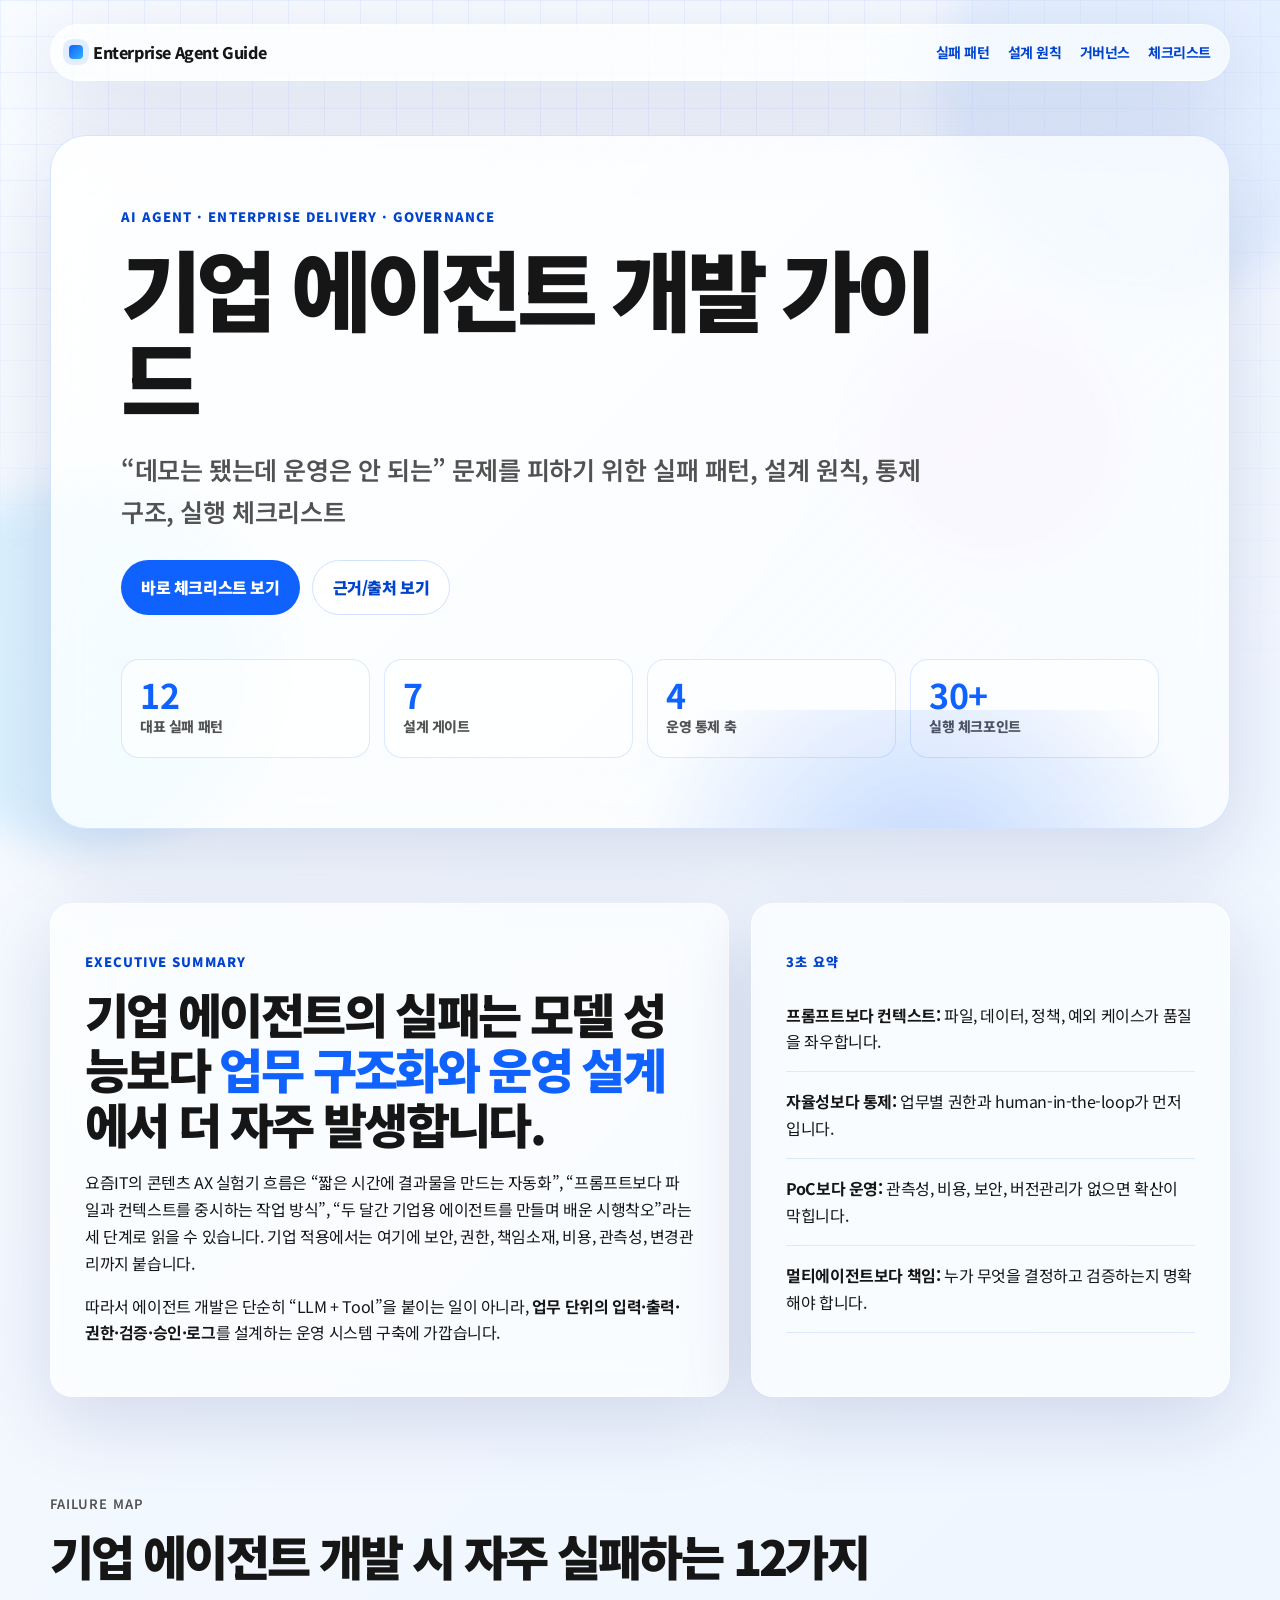
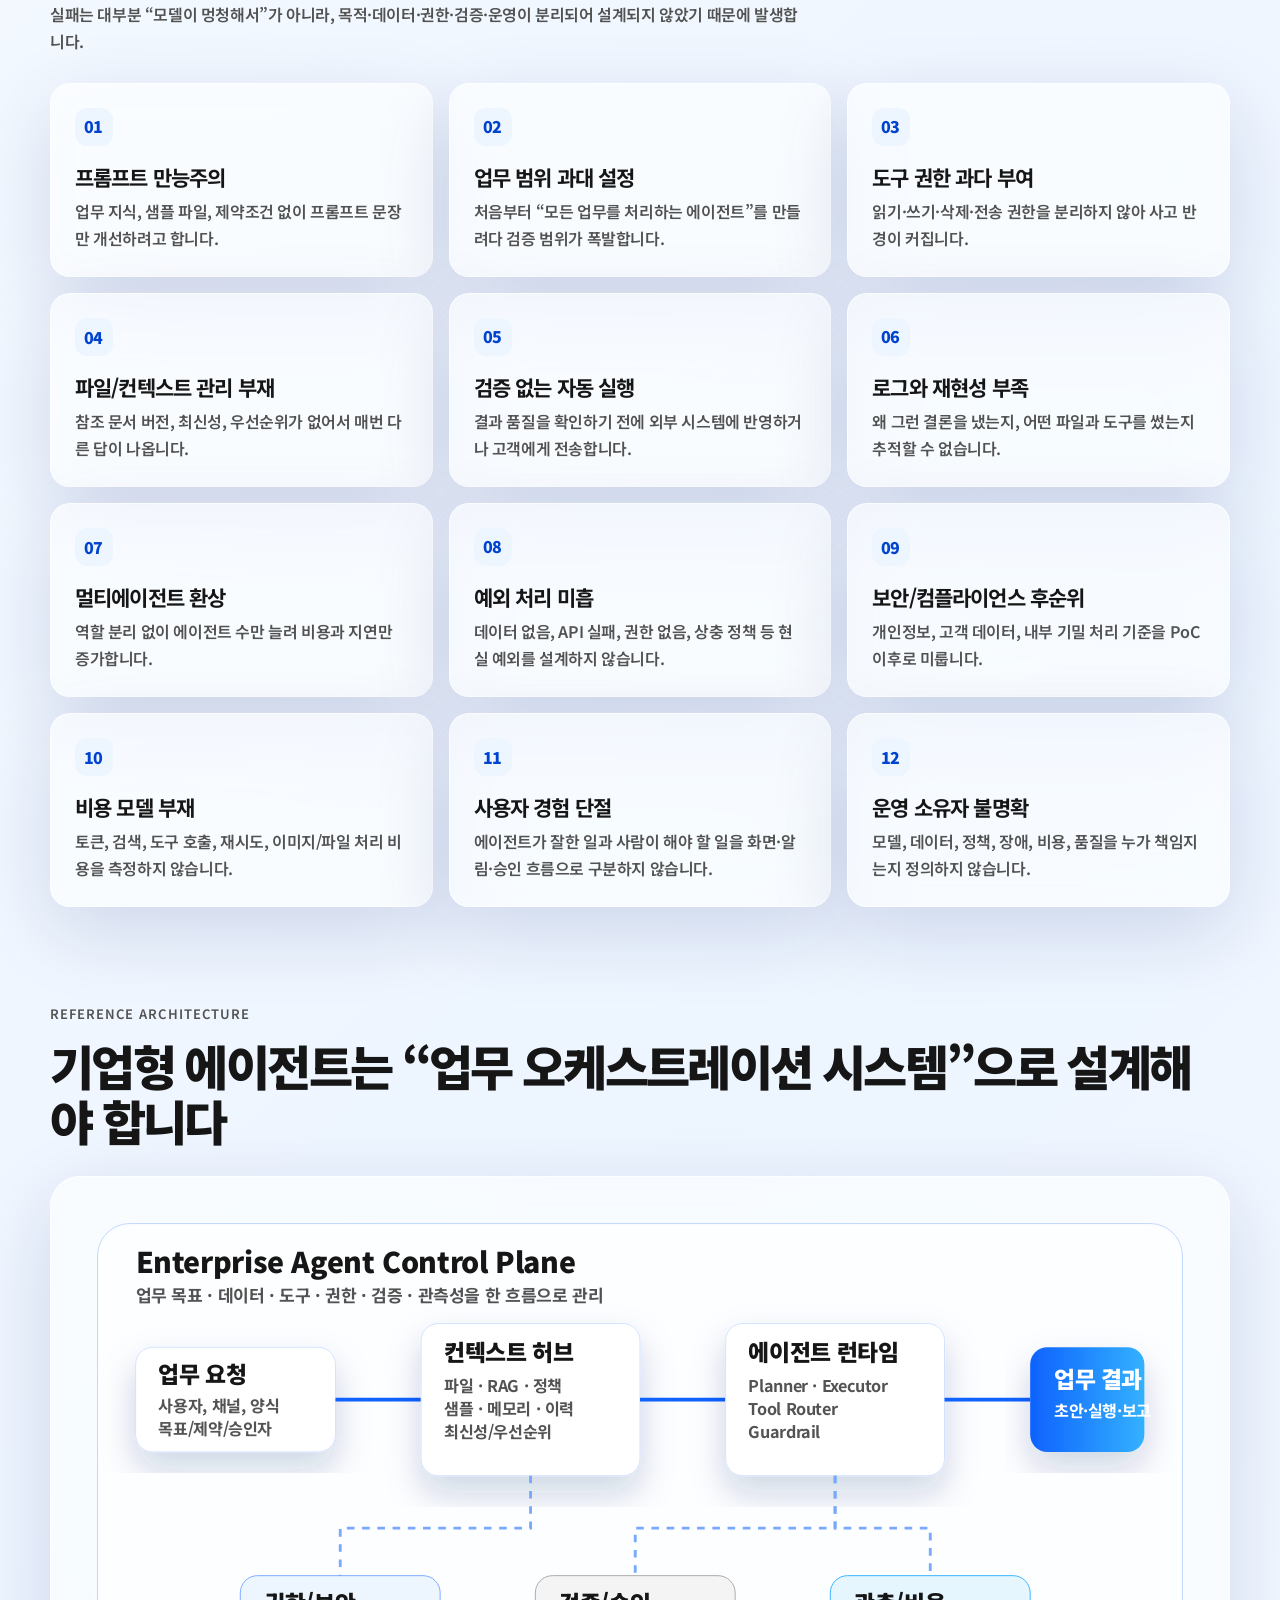
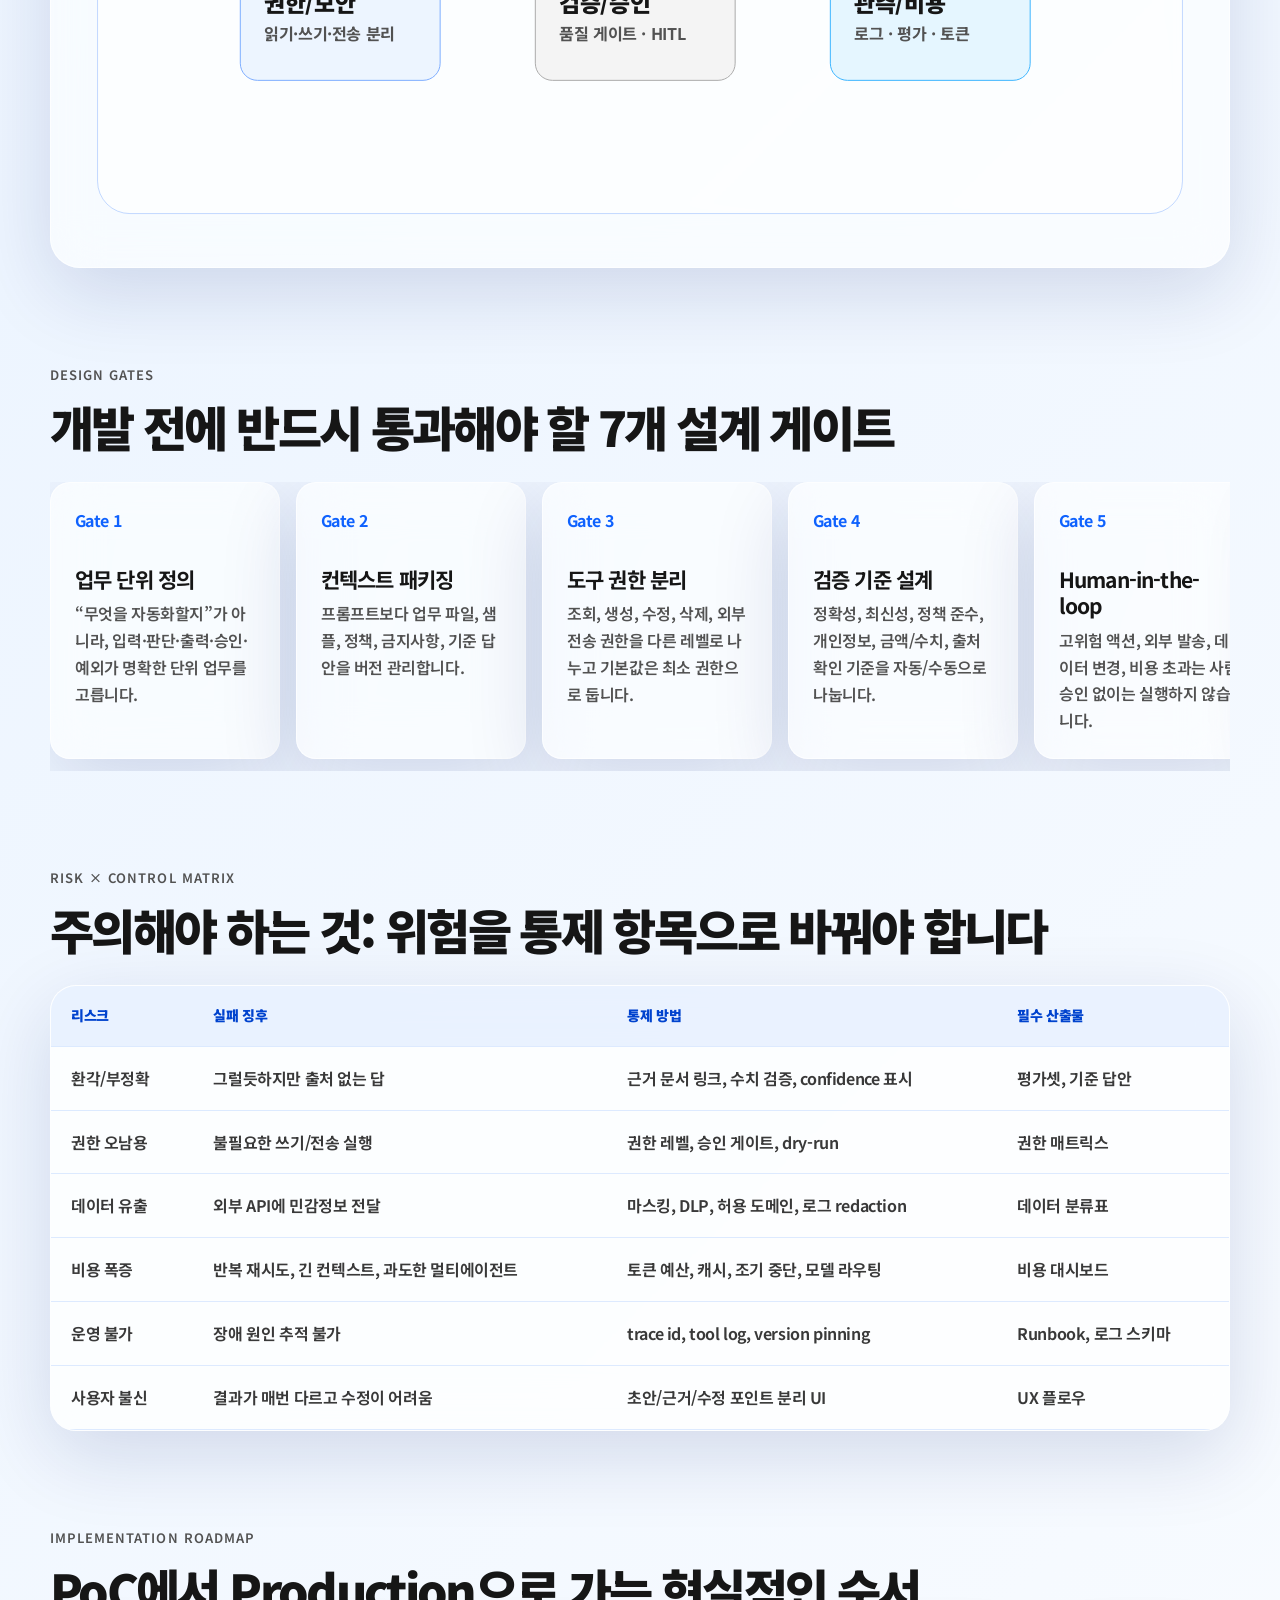
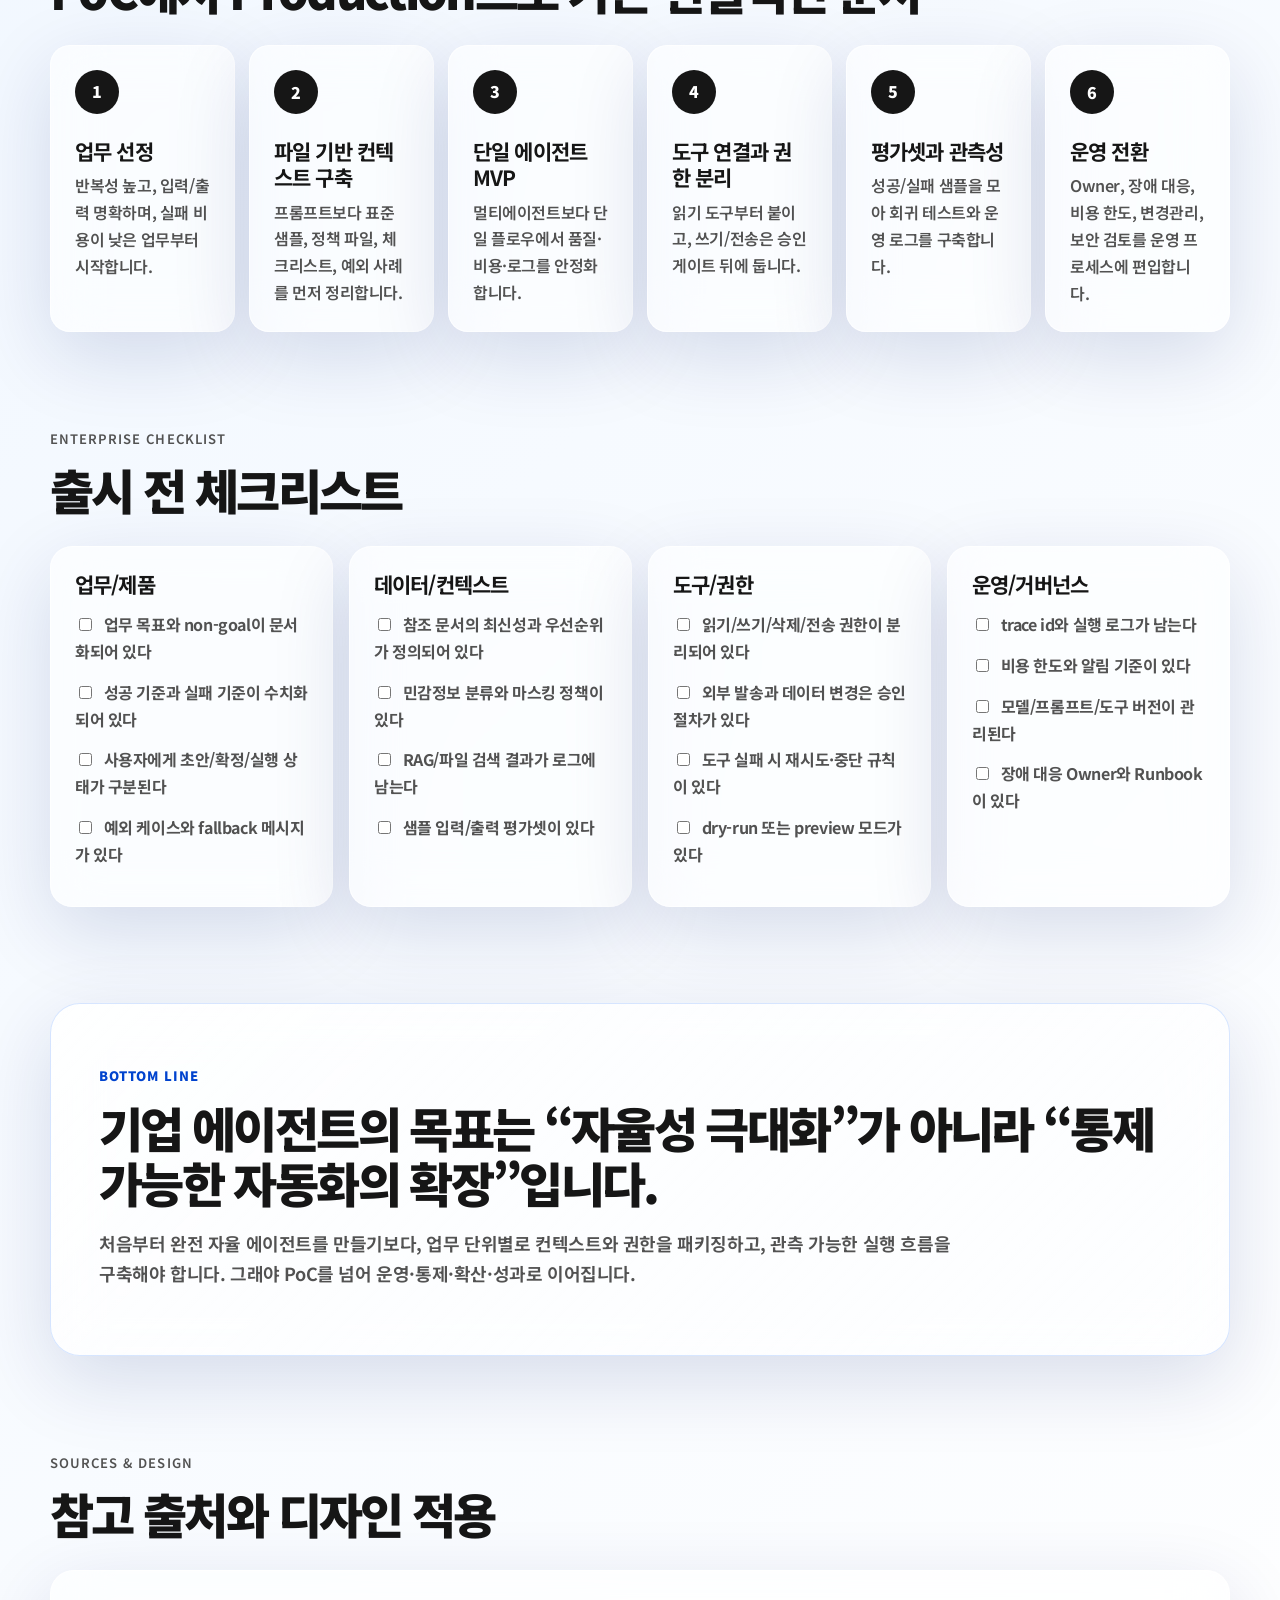
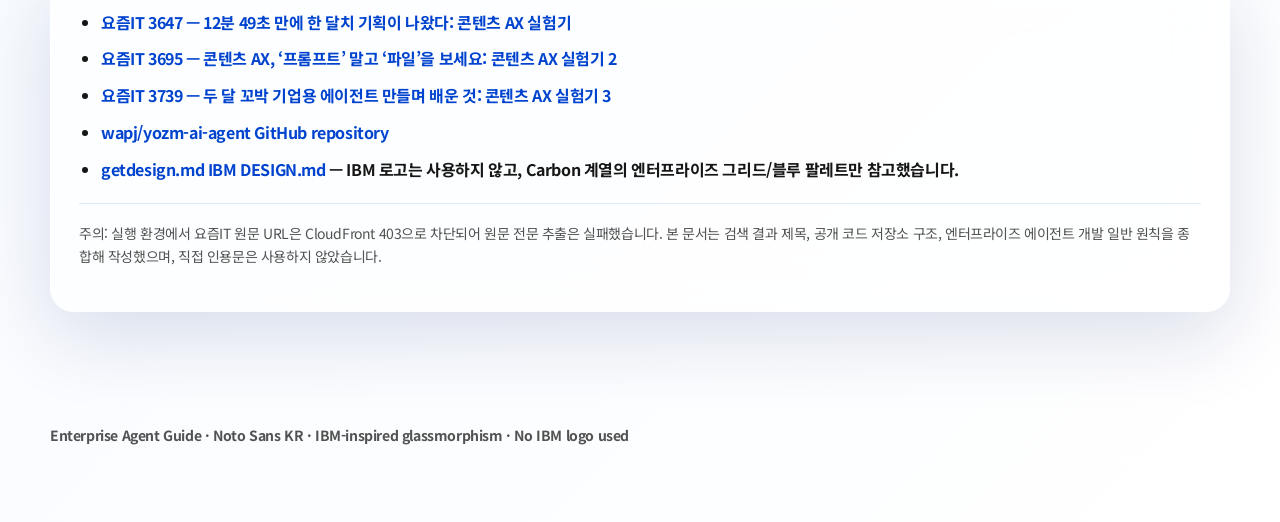
<file: docs/index.html>
<!doctype html>
<html lang="ko">
<head>
  <meta charset="utf-8" />
  <meta name="viewport" content="width=device-width, initial-scale=1" />
  <title>기업 에이전트 개발 가이드 | 실패를 줄이는 엔터프라이즈 AI Agent 운영 설계</title>
  <meta name="description" content="기업용 AI 에이전트 개발 시 자주 실패하는 지점, 주의해야 할 리스크, 설계·운영·거버넌스 체크리스트를 정리한 HTML 가이드" />
  <link rel="preconnect" href="https://fonts.googleapis.com">
  <link rel="preconnect" href="https://fonts.gstatic.com" crossorigin>
  <link href="https://fonts.googleapis.com/css2?family=Noto+Sans+KR:wght@400;500;600;700;800;900&display=swap" rel="stylesheet">
  <link rel="stylesheet" href="./styles.css" />
</head>
<body>
  <div class="bg-grid"></div>
  <div class="orb orb-blue"></div>
  <div class="orb orb-cyan"></div>
  <div class="orb orb-violet"></div>

  <header class="hero shell">
    <nav class="topbar glass" aria-label="문서 내비게이션">
      <div class="brandmark" aria-label="Enterprise Agent Guide">
        <span class="brand-dot"></span>
        <span>Enterprise Agent Guide</span>
      </div>
      <div class="navlinks">
        <a href="#failures">실패 패턴</a>
        <a href="#blueprint">설계 원칙</a>
        <a href="#governance">거버넌스</a>
        <a href="#checklist">체크리스트</a>
      </div>
    </nav>

    <section class="hero-card glass-strong">
      <div class="eyebrow">AI Agent · Enterprise Delivery · Governance</div>
      <h1>기업 에이전트 개발 가이드</h1>
      <p class="hero-subtitle">“데모는 됐는데 운영은 안 되는” 문제를 피하기 위한 실패 패턴, 설계 원칙, 통제 구조, 실행 체크리스트</p>
      <div class="hero-actions">
        <a class="button primary" href="#checklist">바로 체크리스트 보기</a>
        <a class="button secondary" href="#sources">근거/출처 보기</a>
      </div>
      <div class="metric-row" role="list" aria-label="핵심 요약">
        <div class="metric" role="listitem"><b>12</b><span>대표 실패 패턴</span></div>
        <div class="metric" role="listitem"><b>7</b><span>설계 게이트</span></div>
        <div class="metric" role="listitem"><b>4</b><span>운영 통제 축</span></div>
        <div class="metric" role="listitem"><b>30+</b><span>실행 체크포인트</span></div>
      </div>
    </section>
  </header>

  <main>
    <section class="shell intro-grid">
      <article class="glass card span-7">
        <p class="section-kicker">Executive Summary</p>
        <h2>기업 에이전트의 실패는 모델 성능보다 <em>업무 구조화와 운영 설계</em>에서 더 자주 발생합니다.</h2>
        <p>요즘IT의 콘텐츠 AX 실험기 흐름은 “짧은 시간에 결과물을 만드는 자동화”, “프롬프트보다 파일과 컨텍스트를 중시하는 작업 방식”, “두 달간 기업용 에이전트를 만들며 배운 시행착오”라는 세 단계로 읽을 수 있습니다. 기업 적용에서는 여기에 보안, 권한, 책임소재, 비용, 관측성, 변경관리까지 붙습니다.</p>
        <p>따라서 에이전트 개발은 단순히 “LLM + Tool”을 붙이는 일이 아니라, <strong>업무 단위의 입력·출력·권한·검증·승인·로그</strong>를 설계하는 운영 시스템 구축에 가깝습니다.</p>
      </article>
      <aside class="glass card span-5 quick-read">
        <p class="section-kicker">3초 요약</p>
        <ul>
          <li><strong>프롬프트보다 컨텍스트:</strong> 파일, 데이터, 정책, 예외 케이스가 품질을 좌우합니다.</li>
          <li><strong>자율성보다 통제:</strong> 업무별 권한과 human-in-the-loop가 먼저입니다.</li>
          <li><strong>PoC보다 운영:</strong> 관측성, 비용, 보안, 버전관리가 없으면 확산이 막힙니다.</li>
          <li><strong>멀티에이전트보다 책임:</strong> 누가 무엇을 결정하고 검증하는지 명확해야 합니다.</li>
        </ul>
      </aside>
    </section>

    <section class="shell" id="failures">
      <div class="section-heading">
        <p class="section-kicker">Failure Map</p>
        <h2>기업 에이전트 개발 시 자주 실패하는 12가지</h2>
        <p>실패는 대부분 “모델이 멍청해서”가 아니라, 목적·데이터·권한·검증·운영이 분리되어 설계되지 않았기 때문에 발생합니다.</p>
      </div>
      <div class="failure-grid">
        <article class="failure-card glass"><span>01</span><h3>프롬프트 만능주의</h3><p>업무 지식, 샘플 파일, 제약조건 없이 프롬프트 문장만 개선하려고 합니다.</p></article>
        <article class="failure-card glass"><span>02</span><h3>업무 범위 과대 설정</h3><p>처음부터 “모든 업무를 처리하는 에이전트”를 만들려다 검증 범위가 폭발합니다.</p></article>
        <article class="failure-card glass"><span>03</span><h3>도구 권한 과다 부여</h3><p>읽기·쓰기·삭제·전송 권한을 분리하지 않아 사고 반경이 커집니다.</p></article>
        <article class="failure-card glass"><span>04</span><h3>파일/컨텍스트 관리 부재</h3><p>참조 문서 버전, 최신성, 우선순위가 없어서 매번 다른 답이 나옵니다.</p></article>
        <article class="failure-card glass"><span>05</span><h3>검증 없는 자동 실행</h3><p>결과 품질을 확인하기 전에 외부 시스템에 반영하거나 고객에게 전송합니다.</p></article>
        <article class="failure-card glass"><span>06</span><h3>로그와 재현성 부족</h3><p>왜 그런 결론을 냈는지, 어떤 파일과 도구를 썼는지 추적할 수 없습니다.</p></article>
        <article class="failure-card glass"><span>07</span><h3>멀티에이전트 환상</h3><p>역할 분리 없이 에이전트 수만 늘려 비용과 지연만 증가합니다.</p></article>
        <article class="failure-card glass"><span>08</span><h3>예외 처리 미흡</h3><p>데이터 없음, API 실패, 권한 없음, 상충 정책 등 현실 예외를 설계하지 않습니다.</p></article>
        <article class="failure-card glass"><span>09</span><h3>보안/컴플라이언스 후순위</h3><p>개인정보, 고객 데이터, 내부 기밀 처리 기준을 PoC 이후로 미룹니다.</p></article>
        <article class="failure-card glass"><span>10</span><h3>비용 모델 부재</h3><p>토큰, 검색, 도구 호출, 재시도, 이미지/파일 처리 비용을 측정하지 않습니다.</p></article>
        <article class="failure-card glass"><span>11</span><h3>사용자 경험 단절</h3><p>에이전트가 잘한 일과 사람이 해야 할 일을 화면·알림·승인 흐름으로 구분하지 않습니다.</p></article>
        <article class="failure-card glass"><span>12</span><h3>운영 소유자 불명확</h3><p>모델, 데이터, 정책, 장애, 비용, 품질을 누가 책임지는지 정의하지 않습니다.</p></article>
      </div>
    </section>

    <section class="shell diagram-section" id="blueprint">
      <div class="section-heading">
        <p class="section-kicker">Reference Architecture</p>
        <h2>기업형 에이전트는 “업무 오케스트레이션 시스템”으로 설계해야 합니다</h2>
      </div>
      <div class="glass diagram-card">
        <svg class="architecture" viewBox="0 0 1200 680" role="img" aria-label="기업 에이전트 참조 아키텍처 다이어그램">
          <defs>
            <linearGradient id="g1" x1="0" x2="1"><stop offset="0" stop-color="#0f62fe"/><stop offset="1" stop-color="#33b1ff"/></linearGradient>
            <filter id="shadow" x="-20%" y="-20%" width="140%" height="140%"><feDropShadow dx="0" dy="18" stdDeviation="18" flood-color="#001d6c" flood-opacity="0.18"/></filter>
          </defs>
          <rect x="30" y="30" width="1140" height="620" rx="34" fill="rgba(255,255,255,.58)" stroke="rgba(15,98,254,.25)"/>
          <text x="70" y="82" class="svg-title">Enterprise Agent Control Plane</text>
          <text x="70" y="112" class="svg-note">업무 목표 · 데이터 · 도구 · 권한 · 검증 · 관측성을 한 흐름으로 관리</text>

          <g filter="url(#shadow)">
            <rect x="70" y="160" width="210" height="110" rx="18" fill="#ffffff" stroke="#d0e2ff"/>
            <text x="94" y="198" class="svg-head">업무 요청</text>
            <text x="94" y="228" class="svg-body">사용자, 채널, 양식</text>
            <text x="94" y="252" class="svg-body">목표/제약/승인자</text>
          </g>
          <path d="M280 215 H370" class="arrow"/>
          <g filter="url(#shadow)">
            <rect x="370" y="135" width="230" height="160" rx="18" fill="#ffffff" stroke="#d0e2ff"/>
            <text x="394" y="174" class="svg-head">컨텍스트 허브</text>
            <text x="394" y="207" class="svg-body">파일 · RAG · 정책</text>
            <text x="394" y="231" class="svg-body">샘플 · 메모리 · 이력</text>
            <text x="394" y="255" class="svg-body">최신성/우선순위</text>
          </g>
          <path d="M600 215 H690" class="arrow"/>
          <g filter="url(#shadow)">
            <rect x="690" y="135" width="230" height="160" rx="18" fill="#ffffff" stroke="#d0e2ff"/>
            <text x="714" y="174" class="svg-head">에이전트 런타임</text>
            <text x="714" y="207" class="svg-body">Planner · Executor</text>
            <text x="714" y="231" class="svg-body">Tool Router</text>
            <text x="714" y="255" class="svg-body">Guardrail</text>
          </g>
          <path d="M920 215 H1010" class="arrow"/>
          <g filter="url(#shadow)">
            <rect x="1010" y="160" width="120" height="110" rx="18" fill="url(#g1)"/>
            <text x="1035" y="203" class="svg-head white">업무 결과</text>
            <text x="1035" y="233" class="svg-body white">초안·실행·보고</text>
          </g>

          <g>
            <rect x="180" y="400" width="210" height="110" rx="18" fill="#edf5ff" stroke="#78a9ff"/>
            <text x="205" y="438" class="svg-head">권한/보안</text>
            <text x="205" y="468" class="svg-body">읽기·쓰기·전송 분리</text>
          </g>
          <g>
            <rect x="490" y="400" width="210" height="110" rx="18" fill="#f4f4f4" stroke="#a8a8a8"/>
            <text x="515" y="438" class="svg-head">검증/승인</text>
            <text x="515" y="468" class="svg-body">품질 게이트 · HITL</text>
          </g>
          <g>
            <rect x="800" y="400" width="210" height="110" rx="18" fill="#e5f6ff" stroke="#33b1ff"/>
            <text x="825" y="438" class="svg-head">관측/비용</text>
            <text x="825" y="468" class="svg-body">로그 · 평가 · 토큰</text>
          </g>
          <path d="M485 295 V350 H285 V400" class="thin"/>
          <path d="M805 295 V350 H595 V400" class="thin"/>
          <path d="M805 295 V350 H905 V400" class="thin"/>
        </svg>
      </div>
    </section>

    <section class="shell principles">
      <div class="section-heading">
        <p class="section-kicker">Design Gates</p>
        <h2>개발 전에 반드시 통과해야 할 7개 설계 게이트</h2>
      </div>
      <div class="gate-list">
        <article class="glass gate"><b>Gate 1</b><h3>업무 단위 정의</h3><p>“무엇을 자동화할지”가 아니라, 입력·판단·출력·승인·예외가 명확한 단위 업무를 고릅니다.</p></article>
        <article class="glass gate"><b>Gate 2</b><h3>컨텍스트 패키징</h3><p>프롬프트보다 업무 파일, 샘플, 정책, 금지사항, 기준 답안을 버전 관리합니다.</p></article>
        <article class="glass gate"><b>Gate 3</b><h3>도구 권한 분리</h3><p>조회, 생성, 수정, 삭제, 외부 전송 권한을 다른 레벨로 나누고 기본값은 최소 권한으로 둡니다.</p></article>
        <article class="glass gate"><b>Gate 4</b><h3>검증 기준 설계</h3><p>정확성, 최신성, 정책 준수, 개인정보, 금액/수치, 출처 확인 기준을 자동/수동으로 나눕니다.</p></article>
        <article class="glass gate"><b>Gate 5</b><h3>Human-in-the-loop</h3><p>고위험 액션, 외부 발송, 데이터 변경, 비용 초과는 사람 승인 없이는 실행하지 않습니다.</p></article>
        <article class="glass gate"><b>Gate 6</b><h3>관측성과 재현성</h3><p>입력, 검색 문서, 도구 호출, 모델 응답, 최종 산출물, 승인 이력을 남깁니다.</p></article>
        <article class="glass gate"><b>Gate 7</b><h3>운영 소유권</h3><p>비즈니스 Owner, Data Owner, Security Owner, Platform Owner를 사전에 지정합니다.</p></article>
      </div>
    </section>

    <section class="shell matrix-section" id="governance">
      <div class="section-heading">
        <p class="section-kicker">Risk × Control Matrix</p>
        <h2>주의해야 하는 것: 위험을 통제 항목으로 바꿔야 합니다</h2>
      </div>
      <div class="glass table-wrap">
        <table>
          <thead><tr><th>리스크</th><th>실패 징후</th><th>통제 방법</th><th>필수 산출물</th></tr></thead>
          <tbody>
            <tr><td>환각/부정확</td><td>그럴듯하지만 출처 없는 답</td><td>근거 문서 링크, 수치 검증, confidence 표시</td><td>평가셋, 기준 답안</td></tr>
            <tr><td>권한 오남용</td><td>불필요한 쓰기/전송 실행</td><td>권한 레벨, 승인 게이트, dry-run</td><td>권한 매트릭스</td></tr>
            <tr><td>데이터 유출</td><td>외부 API에 민감정보 전달</td><td>마스킹, DLP, 허용 도메인, 로그 redaction</td><td>데이터 분류표</td></tr>
            <tr><td>비용 폭증</td><td>반복 재시도, 긴 컨텍스트, 과도한 멀티에이전트</td><td>토큰 예산, 캐시, 조기 중단, 모델 라우팅</td><td>비용 대시보드</td></tr>
            <tr><td>운영 불가</td><td>장애 원인 추적 불가</td><td>trace id, tool log, version pinning</td><td>Runbook, 로그 스키마</td></tr>
            <tr><td>사용자 불신</td><td>결과가 매번 다르고 수정이 어려움</td><td>초안/근거/수정 포인트 분리 UI</td><td>UX 플로우</td></tr>
          </tbody>
        </table>
      </div>
    </section>

    <section class="shell roadmap">
      <div class="section-heading">
        <p class="section-kicker">Implementation Roadmap</p>
        <h2>PoC에서 Production으로 가는 현실적인 순서</h2>
      </div>
      <div class="timeline">
        <article class="glass step"><span>1</span><h3>업무 선정</h3><p>반복성 높고, 입력/출력 명확하며, 실패 비용이 낮은 업무부터 시작합니다.</p></article>
        <article class="glass step"><span>2</span><h3>파일 기반 컨텍스트 구축</h3><p>프롬프트보다 표준 샘플, 정책 파일, 체크리스트, 예외 사례를 먼저 정리합니다.</p></article>
        <article class="glass step"><span>3</span><h3>단일 에이전트 MVP</h3><p>멀티에이전트보다 단일 플로우에서 품질·비용·로그를 안정화합니다.</p></article>
        <article class="glass step"><span>4</span><h3>도구 연결과 권한 분리</h3><p>읽기 도구부터 붙이고, 쓰기/전송은 승인 게이트 뒤에 둡니다.</p></article>
        <article class="glass step"><span>5</span><h3>평가셋과 관측성</h3><p>성공/실패 샘플을 모아 회귀 테스트와 운영 로그를 구축합니다.</p></article>
        <article class="glass step"><span>6</span><h3>운영 전환</h3><p>Owner, 장애 대응, 비용 한도, 변경관리, 보안 검토를 운영 프로세스에 편입합니다.</p></article>
      </div>
    </section>

    <section class="shell checklist" id="checklist">
      <div class="section-heading">
        <p class="section-kicker">Enterprise Checklist</p>
        <h2>출시 전 체크리스트</h2>
      </div>
      <div class="check-grid">
        <div class="glass check-card"><h3>업무/제품</h3><label><input type="checkbox"> 업무 목표와 non-goal이 문서화되어 있다</label><label><input type="checkbox"> 성공 기준과 실패 기준이 수치화되어 있다</label><label><input type="checkbox"> 사용자에게 초안/확정/실행 상태가 구분된다</label><label><input type="checkbox"> 예외 케이스와 fallback 메시지가 있다</label></div>
        <div class="glass check-card"><h3>데이터/컨텍스트</h3><label><input type="checkbox"> 참조 문서의 최신성과 우선순위가 정의되어 있다</label><label><input type="checkbox"> 민감정보 분류와 마스킹 정책이 있다</label><label><input type="checkbox"> RAG/파일 검색 결과가 로그에 남는다</label><label><input type="checkbox"> 샘플 입력/출력 평가셋이 있다</label></div>
        <div class="glass check-card"><h3>도구/권한</h3><label><input type="checkbox"> 읽기/쓰기/삭제/전송 권한이 분리되어 있다</label><label><input type="checkbox"> 외부 발송과 데이터 변경은 승인 절차가 있다</label><label><input type="checkbox"> 도구 실패 시 재시도·중단 규칙이 있다</label><label><input type="checkbox"> dry-run 또는 preview 모드가 있다</label></div>
        <div class="glass check-card"><h3>운영/거버넌스</h3><label><input type="checkbox"> trace id와 실행 로그가 남는다</label><label><input type="checkbox"> 비용 한도와 알림 기준이 있다</label><label><input type="checkbox"> 모델/프롬프트/도구 버전이 관리된다</label><label><input type="checkbox"> 장애 대응 Owner와 Runbook이 있다</label></div>
      </div>
    </section>

    <section class="shell final-callout glass-strong">
      <p class="section-kicker">Bottom Line</p>
      <h2>기업 에이전트의 목표는 “자율성 극대화”가 아니라 “통제 가능한 자동화의 확장”입니다.</h2>
      <p>처음부터 완전 자율 에이전트를 만들기보다, 업무 단위별로 컨텍스트와 권한을 패키징하고, 관측 가능한 실행 흐름을 구축해야 합니다. 그래야 PoC를 넘어 운영·통제·확산·성과로 이어집니다.</p>
    </section>

    <section class="shell sources" id="sources">
      <div class="section-heading">
        <p class="section-kicker">Sources & Design</p>
        <h2>참고 출처와 디자인 적용</h2>
      </div>
      <div class="glass source-card">
        <ul>
          <li><a href="https://yozm.wishket.com/magazine/detail/3647" target="_blank" rel="noreferrer">요즘IT 3647 — 12분 49초 만에 한 달치 기획이 나왔다: 콘텐츠 AX 실험기</a></li>
          <li><a href="https://yozm.wishket.com/magazine/detail/3695" target="_blank" rel="noreferrer">요즘IT 3695 — 콘텐츠 AX, ‘프롬프트’ 말고 ‘파일’을 보세요: 콘텐츠 AX 실험기 2</a></li>
          <li><a href="https://yozm.wishket.com/magazine/detail/3739" target="_blank" rel="noreferrer">요즘IT 3739 — 두 달 꼬박 기업용 에이전트 만들며 배운 것: 콘텐츠 AX 실험기 3</a></li>
          <li><a href="https://github.com/wapj/yozm-ai-agent" target="_blank" rel="noreferrer">wapj/yozm-ai-agent GitHub repository</a></li>
          <li><a href="https://getdesign.md/design-md/ibm/DESIGN.md" target="_blank" rel="noreferrer">getdesign.md IBM DESIGN.md</a> — IBM 로고는 사용하지 않고, Carbon 계열의 엔터프라이즈 그리드/블루 팔레트만 참고했습니다.</li>
        </ul>
        <p class="note">주의: 실행 환경에서 요즘IT 원문 URL은 CloudFront 403으로 차단되어 원문 전문 추출은 실패했습니다. 본 문서는 검색 결과 제목, 공개 코드 저장소 구조, 엔터프라이즈 에이전트 개발 일반 원칙을 종합해 작성했으며, 직접 인용문은 사용하지 않았습니다.</p>
      </div>
    </section>
  </main>

  <footer class="shell footer">
    <p>Enterprise Agent Guide · Noto Sans KR · IBM-inspired glassmorphism · No IBM logo used</p>
  </footer>

  <script src="./app.js"></script>
</body>
</html>
</file>
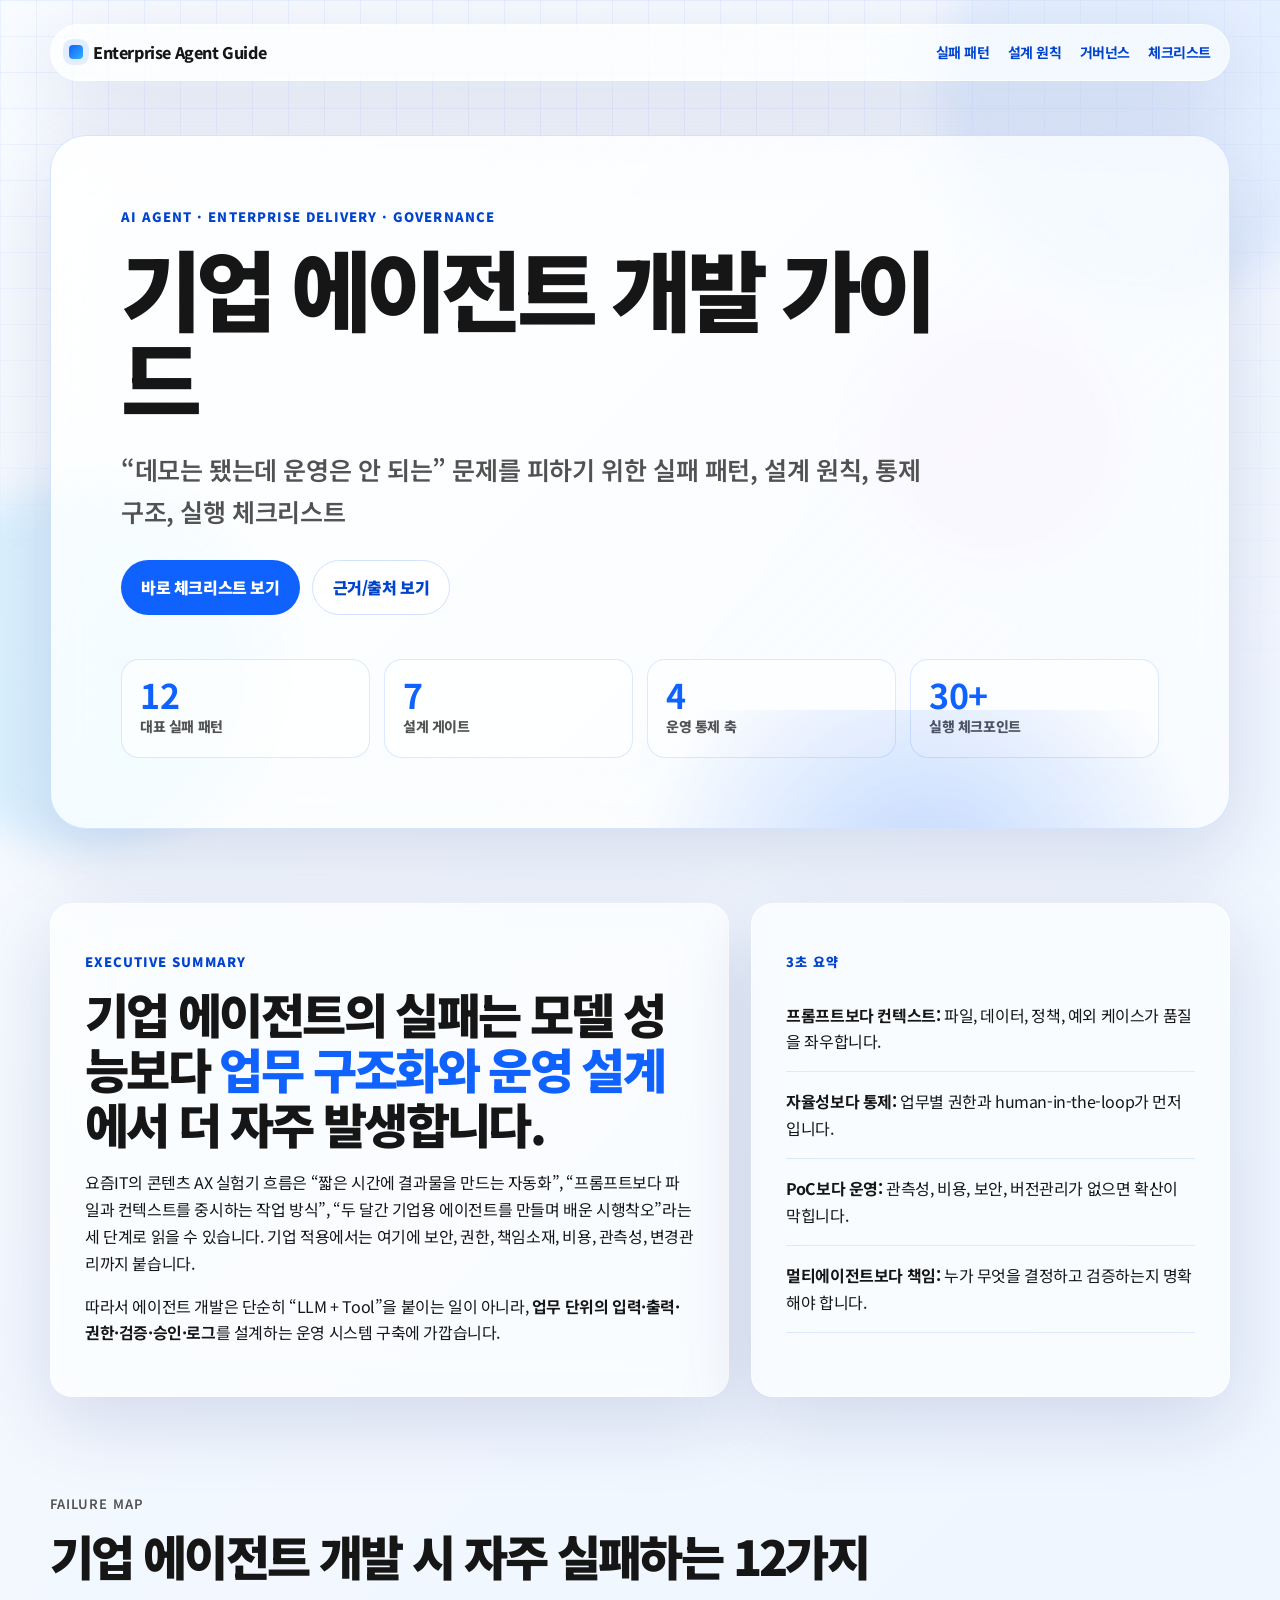
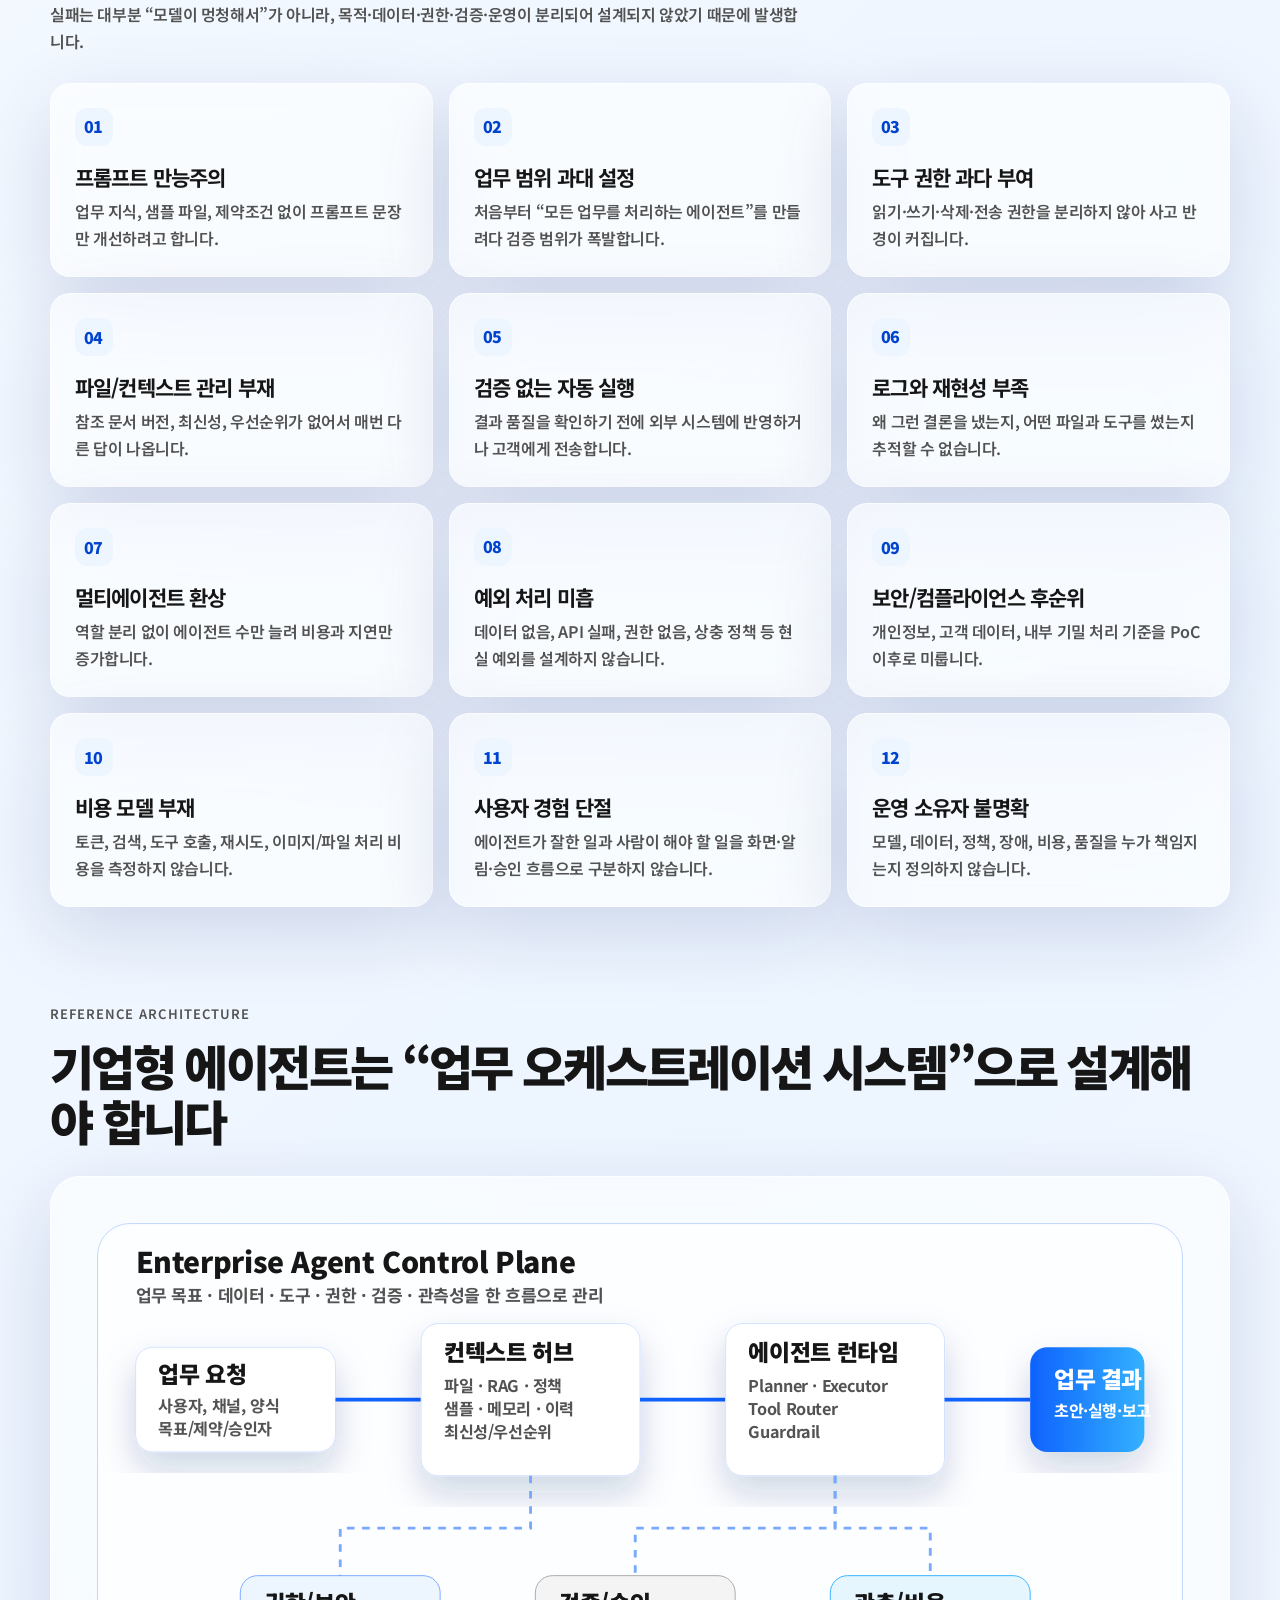
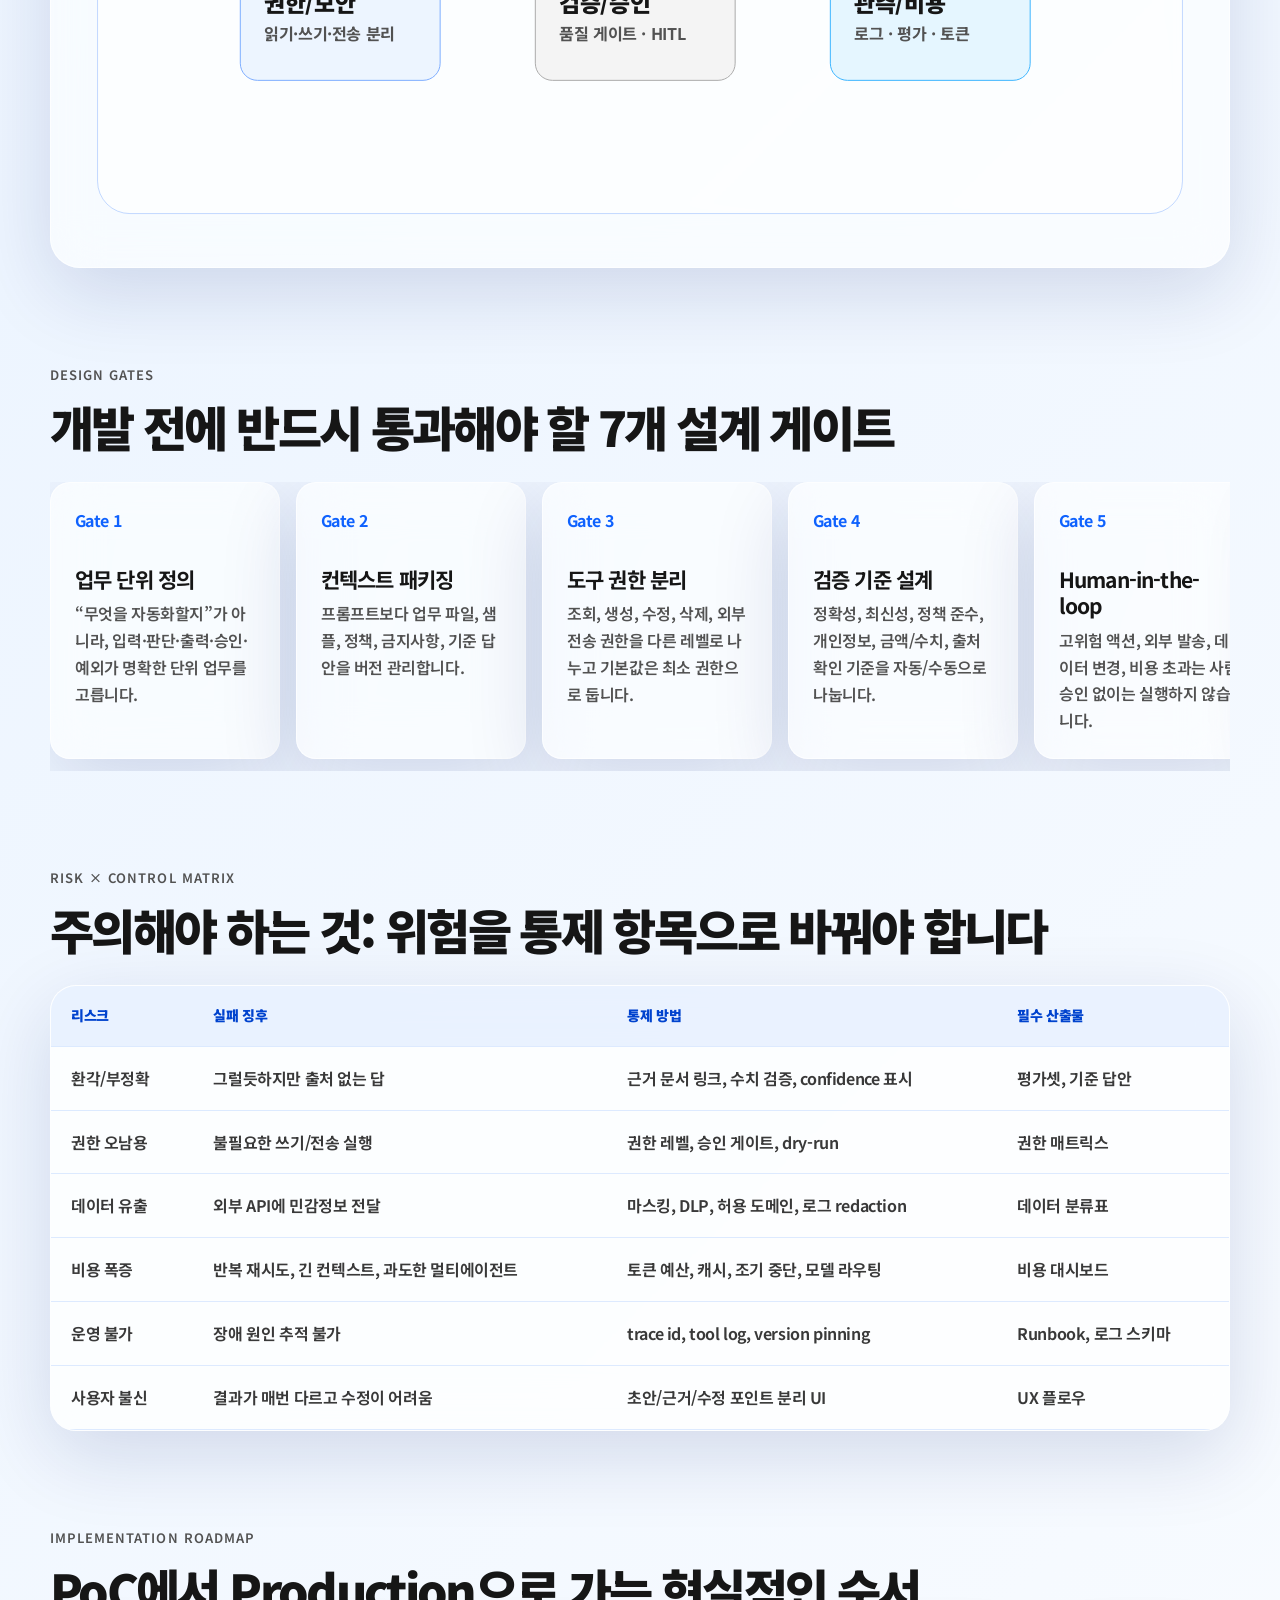
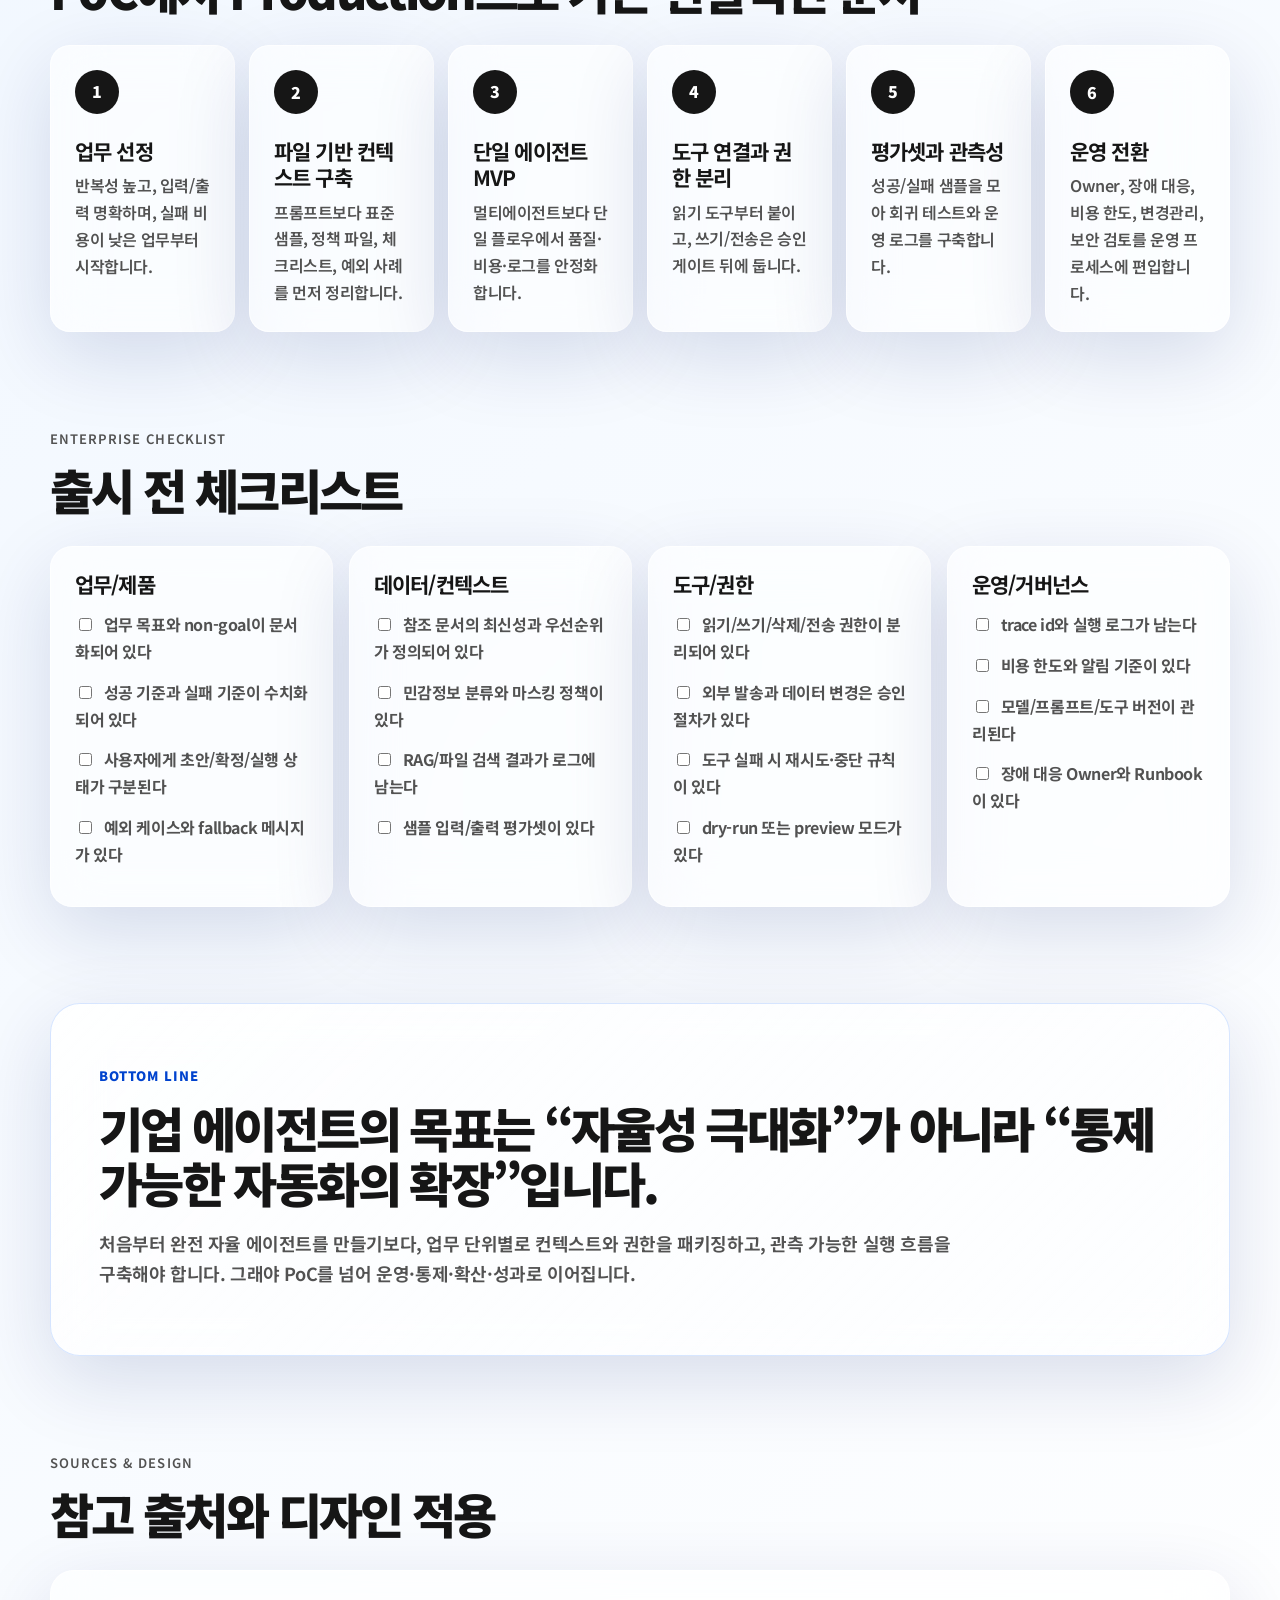
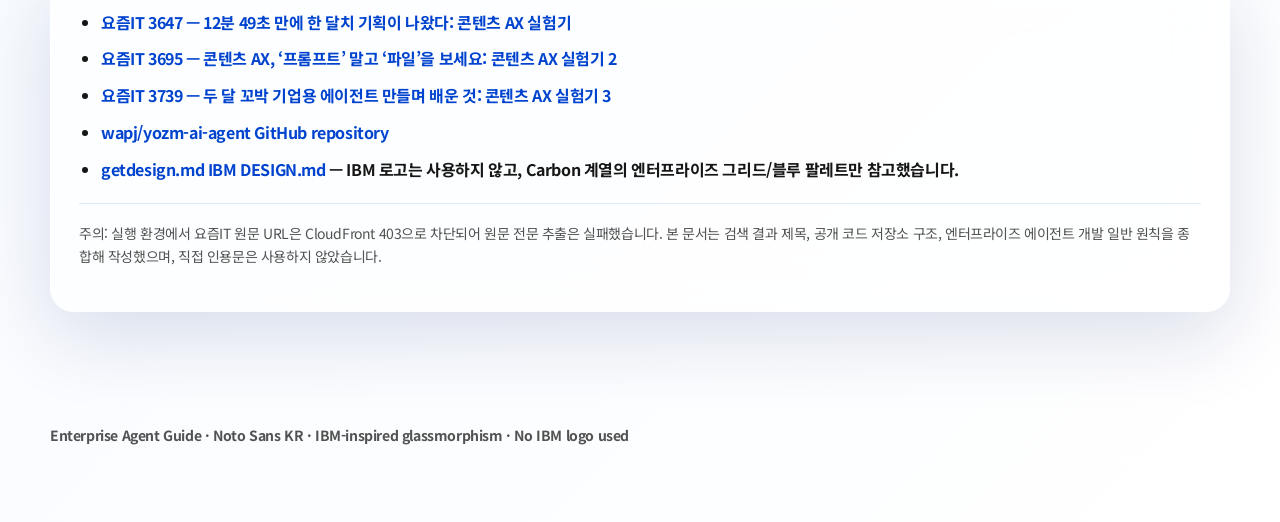
<file: src/index.html>
<!doctype html>
<html lang="ko">
<head>
  <meta charset="utf-8" />
  <meta name="viewport" content="width=device-width, initial-scale=1" />
  <title>기업 에이전트 개발 가이드 | 실패를 줄이는 엔터프라이즈 AI Agent 운영 설계</title>
  <meta name="description" content="기업용 AI 에이전트 개발 시 자주 실패하는 지점, 주의해야 할 리스크, 설계·운영·거버넌스 체크리스트를 정리한 HTML 가이드" />
  <link rel="preconnect" href="https://fonts.googleapis.com">
  <link rel="preconnect" href="https://fonts.gstatic.com" crossorigin>
  <link href="https://fonts.googleapis.com/css2?family=Noto+Sans+KR:wght@400;500;600;700;800;900&display=swap" rel="stylesheet">
  <link rel="stylesheet" href="styles.css" />
</head>
<body>
  <div class="bg-grid"></div>
  <div class="orb orb-blue"></div>
  <div class="orb orb-cyan"></div>
  <div class="orb orb-violet"></div>

  <header class="hero shell">
    <nav class="topbar glass" aria-label="문서 내비게이션">
      <div class="brandmark" aria-label="Enterprise Agent Guide">
        <span class="brand-dot"></span>
        <span>Enterprise Agent Guide</span>
      </div>
      <div class="navlinks">
        <a href="#failures">실패 패턴</a>
        <a href="#blueprint">설계 원칙</a>
        <a href="#governance">거버넌스</a>
        <a href="#checklist">체크리스트</a>
      </div>
    </nav>

    <section class="hero-card glass-strong">
      <div class="eyebrow">AI Agent · Enterprise Delivery · Governance</div>
      <h1>기업 에이전트 개발 가이드</h1>
      <p class="hero-subtitle">“데모는 됐는데 운영은 안 되는” 문제를 피하기 위한 실패 패턴, 설계 원칙, 통제 구조, 실행 체크리스트</p>
      <div class="hero-actions">
        <a class="button primary" href="#checklist">바로 체크리스트 보기</a>
        <a class="button secondary" href="#sources">근거/출처 보기</a>
      </div>
      <div class="metric-row" role="list" aria-label="핵심 요약">
        <div class="metric" role="listitem"><b>12</b><span>대표 실패 패턴</span></div>
        <div class="metric" role="listitem"><b>7</b><span>설계 게이트</span></div>
        <div class="metric" role="listitem"><b>4</b><span>운영 통제 축</span></div>
        <div class="metric" role="listitem"><b>30+</b><span>실행 체크포인트</span></div>
      </div>
    </section>
  </header>

  <main>
    <section class="shell intro-grid">
      <article class="glass card span-7">
        <p class="section-kicker">Executive Summary</p>
        <h2>기업 에이전트의 실패는 모델 성능보다 <em>업무 구조화와 운영 설계</em>에서 더 자주 발생합니다.</h2>
        <p>요즘IT의 콘텐츠 AX 실험기 흐름은 “짧은 시간에 결과물을 만드는 자동화”, “프롬프트보다 파일과 컨텍스트를 중시하는 작업 방식”, “두 달간 기업용 에이전트를 만들며 배운 시행착오”라는 세 단계로 읽을 수 있습니다. 기업 적용에서는 여기에 보안, 권한, 책임소재, 비용, 관측성, 변경관리까지 붙습니다.</p>
        <p>따라서 에이전트 개발은 단순히 “LLM + Tool”을 붙이는 일이 아니라, <strong>업무 단위의 입력·출력·권한·검증·승인·로그</strong>를 설계하는 운영 시스템 구축에 가깝습니다.</p>
      </article>
      <aside class="glass card span-5 quick-read">
        <p class="section-kicker">3초 요약</p>
        <ul>
          <li><strong>프롬프트보다 컨텍스트:</strong> 파일, 데이터, 정책, 예외 케이스가 품질을 좌우합니다.</li>
          <li><strong>자율성보다 통제:</strong> 업무별 권한과 human-in-the-loop가 먼저입니다.</li>
          <li><strong>PoC보다 운영:</strong> 관측성, 비용, 보안, 버전관리가 없으면 확산이 막힙니다.</li>
          <li><strong>멀티에이전트보다 책임:</strong> 누가 무엇을 결정하고 검증하는지 명확해야 합니다.</li>
        </ul>
      </aside>
    </section>

    <section class="shell" id="failures">
      <div class="section-heading">
        <p class="section-kicker">Failure Map</p>
        <h2>기업 에이전트 개발 시 자주 실패하는 12가지</h2>
        <p>실패는 대부분 “모델이 멍청해서”가 아니라, 목적·데이터·권한·검증·운영이 분리되어 설계되지 않았기 때문에 발생합니다.</p>
      </div>
      <div class="failure-grid">
        <article class="failure-card glass"><span>01</span><h3>프롬프트 만능주의</h3><p>업무 지식, 샘플 파일, 제약조건 없이 프롬프트 문장만 개선하려고 합니다.</p></article>
        <article class="failure-card glass"><span>02</span><h3>업무 범위 과대 설정</h3><p>처음부터 “모든 업무를 처리하는 에이전트”를 만들려다 검증 범위가 폭발합니다.</p></article>
        <article class="failure-card glass"><span>03</span><h3>도구 권한 과다 부여</h3><p>읽기·쓰기·삭제·전송 권한을 분리하지 않아 사고 반경이 커집니다.</p></article>
        <article class="failure-card glass"><span>04</span><h3>파일/컨텍스트 관리 부재</h3><p>참조 문서 버전, 최신성, 우선순위가 없어서 매번 다른 답이 나옵니다.</p></article>
        <article class="failure-card glass"><span>05</span><h3>검증 없는 자동 실행</h3><p>결과 품질을 확인하기 전에 외부 시스템에 반영하거나 고객에게 전송합니다.</p></article>
        <article class="failure-card glass"><span>06</span><h3>로그와 재현성 부족</h3><p>왜 그런 결론을 냈는지, 어떤 파일과 도구를 썼는지 추적할 수 없습니다.</p></article>
        <article class="failure-card glass"><span>07</span><h3>멀티에이전트 환상</h3><p>역할 분리 없이 에이전트 수만 늘려 비용과 지연만 증가합니다.</p></article>
        <article class="failure-card glass"><span>08</span><h3>예외 처리 미흡</h3><p>데이터 없음, API 실패, 권한 없음, 상충 정책 등 현실 예외를 설계하지 않습니다.</p></article>
        <article class="failure-card glass"><span>09</span><h3>보안/컴플라이언스 후순위</h3><p>개인정보, 고객 데이터, 내부 기밀 처리 기준을 PoC 이후로 미룹니다.</p></article>
        <article class="failure-card glass"><span>10</span><h3>비용 모델 부재</h3><p>토큰, 검색, 도구 호출, 재시도, 이미지/파일 처리 비용을 측정하지 않습니다.</p></article>
        <article class="failure-card glass"><span>11</span><h3>사용자 경험 단절</h3><p>에이전트가 잘한 일과 사람이 해야 할 일을 화면·알림·승인 흐름으로 구분하지 않습니다.</p></article>
        <article class="failure-card glass"><span>12</span><h3>운영 소유자 불명확</h3><p>모델, 데이터, 정책, 장애, 비용, 품질을 누가 책임지는지 정의하지 않습니다.</p></article>
      </div>
    </section>

    <section class="shell diagram-section" id="blueprint">
      <div class="section-heading">
        <p class="section-kicker">Reference Architecture</p>
        <h2>기업형 에이전트는 “업무 오케스트레이션 시스템”으로 설계해야 합니다</h2>
      </div>
      <div class="glass diagram-card">
        <svg class="architecture" viewBox="0 0 1200 680" role="img" aria-label="기업 에이전트 참조 아키텍처 다이어그램">
          <defs>
            <linearGradient id="g1" x1="0" x2="1"><stop offset="0" stop-color="#0f62fe"/><stop offset="1" stop-color="#33b1ff"/></linearGradient>
            <filter id="shadow" x="-20%" y="-20%" width="140%" height="140%"><feDropShadow dx="0" dy="18" stdDeviation="18" flood-color="#001d6c" flood-opacity="0.18"/></filter>
          </defs>
          <rect x="30" y="30" width="1140" height="620" rx="34" fill="rgba(255,255,255,.58)" stroke="rgba(15,98,254,.25)"/>
          <text x="70" y="82" class="svg-title">Enterprise Agent Control Plane</text>
          <text x="70" y="112" class="svg-note">업무 목표 · 데이터 · 도구 · 권한 · 검증 · 관측성을 한 흐름으로 관리</text>

          <g filter="url(#shadow)">
            <rect x="70" y="160" width="210" height="110" rx="18" fill="#ffffff" stroke="#d0e2ff"/>
            <text x="94" y="198" class="svg-head">업무 요청</text>
            <text x="94" y="228" class="svg-body">사용자, 채널, 양식</text>
            <text x="94" y="252" class="svg-body">목표/제약/승인자</text>
          </g>
          <path d="M280 215 H370" class="arrow"/>
          <g filter="url(#shadow)">
            <rect x="370" y="135" width="230" height="160" rx="18" fill="#ffffff" stroke="#d0e2ff"/>
            <text x="394" y="174" class="svg-head">컨텍스트 허브</text>
            <text x="394" y="207" class="svg-body">파일 · RAG · 정책</text>
            <text x="394" y="231" class="svg-body">샘플 · 메모리 · 이력</text>
            <text x="394" y="255" class="svg-body">최신성/우선순위</text>
          </g>
          <path d="M600 215 H690" class="arrow"/>
          <g filter="url(#shadow)">
            <rect x="690" y="135" width="230" height="160" rx="18" fill="#ffffff" stroke="#d0e2ff"/>
            <text x="714" y="174" class="svg-head">에이전트 런타임</text>
            <text x="714" y="207" class="svg-body">Planner · Executor</text>
            <text x="714" y="231" class="svg-body">Tool Router</text>
            <text x="714" y="255" class="svg-body">Guardrail</text>
          </g>
          <path d="M920 215 H1010" class="arrow"/>
          <g filter="url(#shadow)">
            <rect x="1010" y="160" width="120" height="110" rx="18" fill="url(#g1)"/>
            <text x="1035" y="203" class="svg-head white">업무 결과</text>
            <text x="1035" y="233" class="svg-body white">초안·실행·보고</text>
          </g>

          <g>
            <rect x="180" y="400" width="210" height="110" rx="18" fill="#edf5ff" stroke="#78a9ff"/>
            <text x="205" y="438" class="svg-head">권한/보안</text>
            <text x="205" y="468" class="svg-body">읽기·쓰기·전송 분리</text>
          </g>
          <g>
            <rect x="490" y="400" width="210" height="110" rx="18" fill="#f4f4f4" stroke="#a8a8a8"/>
            <text x="515" y="438" class="svg-head">검증/승인</text>
            <text x="515" y="468" class="svg-body">품질 게이트 · HITL</text>
          </g>
          <g>
            <rect x="800" y="400" width="210" height="110" rx="18" fill="#e5f6ff" stroke="#33b1ff"/>
            <text x="825" y="438" class="svg-head">관측/비용</text>
            <text x="825" y="468" class="svg-body">로그 · 평가 · 토큰</text>
          </g>
          <path d="M485 295 V350 H285 V400" class="thin"/>
          <path d="M805 295 V350 H595 V400" class="thin"/>
          <path d="M805 295 V350 H905 V400" class="thin"/>
        </svg>
      </div>
    </section>

    <section class="shell principles">
      <div class="section-heading">
        <p class="section-kicker">Design Gates</p>
        <h2>개발 전에 반드시 통과해야 할 7개 설계 게이트</h2>
      </div>
      <div class="gate-list">
        <article class="glass gate"><b>Gate 1</b><h3>업무 단위 정의</h3><p>“무엇을 자동화할지”가 아니라, 입력·판단·출력·승인·예외가 명확한 단위 업무를 고릅니다.</p></article>
        <article class="glass gate"><b>Gate 2</b><h3>컨텍스트 패키징</h3><p>프롬프트보다 업무 파일, 샘플, 정책, 금지사항, 기준 답안을 버전 관리합니다.</p></article>
        <article class="glass gate"><b>Gate 3</b><h3>도구 권한 분리</h3><p>조회, 생성, 수정, 삭제, 외부 전송 권한을 다른 레벨로 나누고 기본값은 최소 권한으로 둡니다.</p></article>
        <article class="glass gate"><b>Gate 4</b><h3>검증 기준 설계</h3><p>정확성, 최신성, 정책 준수, 개인정보, 금액/수치, 출처 확인 기준을 자동/수동으로 나눕니다.</p></article>
        <article class="glass gate"><b>Gate 5</b><h3>Human-in-the-loop</h3><p>고위험 액션, 외부 발송, 데이터 변경, 비용 초과는 사람 승인 없이는 실행하지 않습니다.</p></article>
        <article class="glass gate"><b>Gate 6</b><h3>관측성과 재현성</h3><p>입력, 검색 문서, 도구 호출, 모델 응답, 최종 산출물, 승인 이력을 남깁니다.</p></article>
        <article class="glass gate"><b>Gate 7</b><h3>운영 소유권</h3><p>비즈니스 Owner, Data Owner, Security Owner, Platform Owner를 사전에 지정합니다.</p></article>
      </div>
    </section>

    <section class="shell matrix-section" id="governance">
      <div class="section-heading">
        <p class="section-kicker">Risk × Control Matrix</p>
        <h2>주의해야 하는 것: 위험을 통제 항목으로 바꿔야 합니다</h2>
      </div>
      <div class="glass table-wrap">
        <table>
          <thead><tr><th>리스크</th><th>실패 징후</th><th>통제 방법</th><th>필수 산출물</th></tr></thead>
          <tbody>
            <tr><td>환각/부정확</td><td>그럴듯하지만 출처 없는 답</td><td>근거 문서 링크, 수치 검증, confidence 표시</td><td>평가셋, 기준 답안</td></tr>
            <tr><td>권한 오남용</td><td>불필요한 쓰기/전송 실행</td><td>권한 레벨, 승인 게이트, dry-run</td><td>권한 매트릭스</td></tr>
            <tr><td>데이터 유출</td><td>외부 API에 민감정보 전달</td><td>마스킹, DLP, 허용 도메인, 로그 redaction</td><td>데이터 분류표</td></tr>
            <tr><td>비용 폭증</td><td>반복 재시도, 긴 컨텍스트, 과도한 멀티에이전트</td><td>토큰 예산, 캐시, 조기 중단, 모델 라우팅</td><td>비용 대시보드</td></tr>
            <tr><td>운영 불가</td><td>장애 원인 추적 불가</td><td>trace id, tool log, version pinning</td><td>Runbook, 로그 스키마</td></tr>
            <tr><td>사용자 불신</td><td>결과가 매번 다르고 수정이 어려움</td><td>초안/근거/수정 포인트 분리 UI</td><td>UX 플로우</td></tr>
          </tbody>
        </table>
      </div>
    </section>

    <section class="shell roadmap">
      <div class="section-heading">
        <p class="section-kicker">Implementation Roadmap</p>
        <h2>PoC에서 Production으로 가는 현실적인 순서</h2>
      </div>
      <div class="timeline">
        <article class="glass step"><span>1</span><h3>업무 선정</h3><p>반복성 높고, 입력/출력 명확하며, 실패 비용이 낮은 업무부터 시작합니다.</p></article>
        <article class="glass step"><span>2</span><h3>파일 기반 컨텍스트 구축</h3><p>프롬프트보다 표준 샘플, 정책 파일, 체크리스트, 예외 사례를 먼저 정리합니다.</p></article>
        <article class="glass step"><span>3</span><h3>단일 에이전트 MVP</h3><p>멀티에이전트보다 단일 플로우에서 품질·비용·로그를 안정화합니다.</p></article>
        <article class="glass step"><span>4</span><h3>도구 연결과 권한 분리</h3><p>읽기 도구부터 붙이고, 쓰기/전송은 승인 게이트 뒤에 둡니다.</p></article>
        <article class="glass step"><span>5</span><h3>평가셋과 관측성</h3><p>성공/실패 샘플을 모아 회귀 테스트와 운영 로그를 구축합니다.</p></article>
        <article class="glass step"><span>6</span><h3>운영 전환</h3><p>Owner, 장애 대응, 비용 한도, 변경관리, 보안 검토를 운영 프로세스에 편입합니다.</p></article>
      </div>
    </section>

    <section class="shell checklist" id="checklist">
      <div class="section-heading">
        <p class="section-kicker">Enterprise Checklist</p>
        <h2>출시 전 체크리스트</h2>
      </div>
      <div class="check-grid">
        <div class="glass check-card"><h3>업무/제품</h3><label><input type="checkbox"> 업무 목표와 non-goal이 문서화되어 있다</label><label><input type="checkbox"> 성공 기준과 실패 기준이 수치화되어 있다</label><label><input type="checkbox"> 사용자에게 초안/확정/실행 상태가 구분된다</label><label><input type="checkbox"> 예외 케이스와 fallback 메시지가 있다</label></div>
        <div class="glass check-card"><h3>데이터/컨텍스트</h3><label><input type="checkbox"> 참조 문서의 최신성과 우선순위가 정의되어 있다</label><label><input type="checkbox"> 민감정보 분류와 마스킹 정책이 있다</label><label><input type="checkbox"> RAG/파일 검색 결과가 로그에 남는다</label><label><input type="checkbox"> 샘플 입력/출력 평가셋이 있다</label></div>
        <div class="glass check-card"><h3>도구/권한</h3><label><input type="checkbox"> 읽기/쓰기/삭제/전송 권한이 분리되어 있다</label><label><input type="checkbox"> 외부 발송과 데이터 변경은 승인 절차가 있다</label><label><input type="checkbox"> 도구 실패 시 재시도·중단 규칙이 있다</label><label><input type="checkbox"> dry-run 또는 preview 모드가 있다</label></div>
        <div class="glass check-card"><h3>운영/거버넌스</h3><label><input type="checkbox"> trace id와 실행 로그가 남는다</label><label><input type="checkbox"> 비용 한도와 알림 기준이 있다</label><label><input type="checkbox"> 모델/프롬프트/도구 버전이 관리된다</label><label><input type="checkbox"> 장애 대응 Owner와 Runbook이 있다</label></div>
      </div>
    </section>

    <section class="shell final-callout glass-strong">
      <p class="section-kicker">Bottom Line</p>
      <h2>기업 에이전트의 목표는 “자율성 극대화”가 아니라 “통제 가능한 자동화의 확장”입니다.</h2>
      <p>처음부터 완전 자율 에이전트를 만들기보다, 업무 단위별로 컨텍스트와 권한을 패키징하고, 관측 가능한 실행 흐름을 구축해야 합니다. 그래야 PoC를 넘어 운영·통제·확산·성과로 이어집니다.</p>
    </section>

    <section class="shell sources" id="sources">
      <div class="section-heading">
        <p class="section-kicker">Sources & Design</p>
        <h2>참고 출처와 디자인 적용</h2>
      </div>
      <div class="glass source-card">
        <ul>
          <li><a href="https://yozm.wishket.com/magazine/detail/3647" target="_blank" rel="noreferrer">요즘IT 3647 — 12분 49초 만에 한 달치 기획이 나왔다: 콘텐츠 AX 실험기</a></li>
          <li><a href="https://yozm.wishket.com/magazine/detail/3695" target="_blank" rel="noreferrer">요즘IT 3695 — 콘텐츠 AX, ‘프롬프트’ 말고 ‘파일’을 보세요: 콘텐츠 AX 실험기 2</a></li>
          <li><a href="https://yozm.wishket.com/magazine/detail/3739" target="_blank" rel="noreferrer">요즘IT 3739 — 두 달 꼬박 기업용 에이전트 만들며 배운 것: 콘텐츠 AX 실험기 3</a></li>
          <li><a href="https://github.com/wapj/yozm-ai-agent" target="_blank" rel="noreferrer">wapj/yozm-ai-agent GitHub repository</a></li>
          <li><a href="https://getdesign.md/design-md/ibm/DESIGN.md" target="_blank" rel="noreferrer">getdesign.md IBM DESIGN.md</a> — IBM 로고는 사용하지 않고, Carbon 계열의 엔터프라이즈 그리드/블루 팔레트만 참고했습니다.</li>
        </ul>
        <p class="note">주의: 실행 환경에서 요즘IT 원문 URL은 CloudFront 403으로 차단되어 원문 전문 추출은 실패했습니다. 본 문서는 검색 결과 제목, 공개 코드 저장소 구조, 엔터프라이즈 에이전트 개발 일반 원칙을 종합해 작성했으며, 직접 인용문은 사용하지 않았습니다.</p>
      </div>
    </section>
  </main>

  <footer class="shell footer">
    <p>Enterprise Agent Guide · Noto Sans KR · IBM-inspired glassmorphism · No IBM logo used</p>
  </footer>

  <script src="app.js"></script>
</body>
</html>
</file>
<file: docs/styles.css>
:root{
  --font: 'Noto Sans KR', system-ui, -apple-system, BlinkMacSystemFont, 'Segoe UI', sans-serif;
  --blue-10:#edf5ff; --blue-20:#d0e2ff; --blue-40:#78a9ff; --blue-60:#0f62fe; --blue-70:#0043ce; --cyan-40:#33b1ff;
  --gray-10:#f4f4f4; --gray-20:#e0e0e0; --gray-70:#525252; --gray-90:#262626; --gray-100:#161616;
  --text:#161616; --muted:#525252; --surface:rgba(255,255,255,.62); --surface-strong:rgba(255,255,255,.78);
  --line:rgba(15,98,254,.18); --shadow:0 24px 80px rgba(0,29,108,.14); --radius:22px;
}
*{box-sizing:border-box} html{scroll-behavior:smooth} body{margin:0;font-family:var(--font);color:var(--text);background:linear-gradient(135deg,#f8fbff 0%,#edf5ff 42%,#ffffff 100%);line-height:1.68;letter-spacing:-.025em;overflow-x:hidden}
a{color:var(--blue-70);text-decoration:none} a:hover{text-decoration:underline}.shell{width:min(1180px,calc(100% - 40px));margin:0 auto}.bg-grid{position:fixed;inset:0;z-index:-4;background-image:linear-gradient(rgba(15,98,254,.06) 1px,transparent 1px),linear-gradient(90deg,rgba(15,98,254,.06) 1px,transparent 1px);background-size:36px 36px;mask-image:linear-gradient(to bottom,black,transparent 88%)}.orb{position:fixed;border-radius:999px;filter:blur(18px);opacity:.45;z-index:-3}.orb-blue{width:420px;height:420px;background:#d0e2ff;top:-120px;right:-80px}.orb-cyan{width:360px;height:360px;background:#bae6ff;bottom:6%;left:-100px}.orb-violet{width:260px;height:260px;background:#e8daff;top:34%;right:12%}.glass,.glass-strong{background:var(--surface);border:1px solid rgba(255,255,255,.65);box-shadow:var(--shadow);backdrop-filter:blur(24px) saturate(145%);-webkit-backdrop-filter:blur(24px) saturate(145%)}.glass-strong{background:linear-gradient(135deg,rgba(255,255,255,.86),rgba(255,255,255,.54));border-color:rgba(15,98,254,.16)}.topbar{display:flex;justify-content:space-between;align-items:center;margin-top:24px;padding:14px 18px;border-radius:999px}.brandmark{display:flex;align-items:center;gap:10px;font-weight:800}.brand-dot{width:14px;height:14px;border-radius:4px;background:linear-gradient(135deg,var(--blue-60),var(--cyan-40));box-shadow:0 0 0 6px rgba(15,98,254,.10)}.navlinks{display:flex;gap:18px;font-size:14px;font-weight:700}.hero{padding-bottom:74px}.hero-card{position:relative;margin-top:54px;padding:70px;border-radius:36px;overflow:hidden}.hero-card:before{content:"";position:absolute;inset:auto -12% -35% 36%;height:360px;background:radial-gradient(circle,rgba(15,98,254,.24),transparent 60%);pointer-events:none}.eyebrow,.section-kicker{font-size:13px;font-weight:900;letter-spacing:.08em;text-transform:uppercase;color:var(--blue-70)}h1{font-size:clamp(46px,7vw,88px);line-height:1.03;margin:14px 0 18px;letter-spacing:-.065em;font-weight:900;max-width:860px}h2{font-size:clamp(28px,4vw,48px);line-height:1.15;margin:0 0 18px;letter-spacing:-.055em;font-weight:900}h3{margin:0 0 8px;font-size:21px;line-height:1.25;letter-spacing:-.04em}.hero-subtitle{font-size:clamp(18px,2.3vw,25px);max-width:820px;color:var(--gray-70);font-weight:600}.hero-actions{display:flex;gap:12px;flex-wrap:wrap;margin-top:28px}.button{display:inline-flex;align-items:center;justify-content:center;border-radius:999px;padding:13px 20px;font-weight:900}.button.primary{background:var(--blue-60);color:white}.button.secondary{background:rgba(255,255,255,.75);color:var(--blue-70);border:1px solid var(--blue-20)}.metric-row{display:grid;grid-template-columns:repeat(4,1fr);gap:14px;margin-top:44px}.metric{padding:18px;border-radius:18px;background:rgba(255,255,255,.58);border:1px solid rgba(15,98,254,.14)}.metric b{display:block;font-size:34px;line-height:1;color:var(--blue-60)}.metric span{font-weight:800;color:var(--gray-70);font-size:14px}.intro-grid{display:grid;grid-template-columns:repeat(12,1fr);gap:22px;margin-bottom:96px}.span-7{grid-column:span 7}.span-5{grid-column:span 5}.card{border-radius:var(--radius);padding:34px}.card h2 em{font-style:normal;color:var(--blue-60)}.quick-read ul{padding:0;margin:0;list-style:none}.quick-read li{padding:16px 0;border-bottom:1px solid rgba(15,98,254,.12)}.section-heading{margin:0 0 28px}.section-heading p{max-width:760px;color:var(--muted);font-weight:600}.failure-grid{display:grid;grid-template-columns:repeat(3,1fr);gap:16px;margin-bottom:96px}.failure-card{padding:24px;border-radius:20px;transition:transform .18s ease,box-shadow .18s ease}.failure-card:hover{transform:translateY(-4px)}.failure-card span{display:inline-flex;width:38px;height:38px;border-radius:12px;background:var(--blue-10);color:var(--blue-70);align-items:center;justify-content:center;font-weight:900;margin-bottom:18px}.failure-card p,.gate p,.step p{color:var(--muted);font-weight:600;margin:0}.diagram-section{margin-bottom:96px}.diagram-card{border-radius:30px;padding:18px;overflow:auto}.architecture{width:100%;min-width:900px;height:auto}.svg-title{font:900 30px 'Noto Sans KR',sans-serif;fill:#161616}.svg-note{font:700 18px 'Noto Sans KR',sans-serif;fill:#525252}.svg-head{font:900 24px 'Noto Sans KR',sans-serif;fill:#161616}.svg-body{font:700 17px 'Noto Sans KR',sans-serif;fill:#525252}.white{fill:white}.arrow{stroke:#0f62fe;stroke-width:4;fill:none;marker-end:path('M 0 0 L 10 5 L 0 10 z')}.thin{stroke:#78a9ff;stroke-width:3;fill:none;stroke-dasharray:8 8}.principles{margin-bottom:96px}.gate-list{display:grid;grid-template-columns:repeat(7,minmax(230px,1fr));gap:16px;overflow-x:auto;padding-bottom:12px}.gate{padding:24px;border-radius:20px;min-height:250px}.gate b{display:inline-block;margin-bottom:32px;color:var(--blue-60)}.matrix-section{margin-bottom:96px}.table-wrap{border-radius:26px;overflow:hidden}table{width:100%;border-collapse:collapse;background:rgba(255,255,255,.46)}th,td{text-align:left;padding:18px 20px;border-bottom:1px solid rgba(15,98,254,.13);vertical-align:top}th{background:rgba(15,98,254,.08);font-size:14px;color:var(--blue-70);font-weight:900}td{font-weight:650;color:#393939}.roadmap{margin-bottom:96px}.timeline{display:grid;grid-template-columns:repeat(6,1fr);gap:14px}.step{padding:24px;border-radius:20px;position:relative}.step span{display:flex;width:44px;height:44px;align-items:center;justify-content:center;border-radius:50%;background:var(--gray-100);color:white;font-weight:900;margin-bottom:24px}.checklist{margin-bottom:96px}.check-grid{display:grid;grid-template-columns:repeat(4,1fr);gap:16px}.check-card{padding:24px;border-radius:22px}.check-card label{display:block;margin:14px 0;color:var(--gray-70);font-weight:700}.check-card input{accent-color:var(--blue-60);margin-right:8px}.final-callout{padding:48px;border-radius:30px;margin-bottom:96px}.final-callout p:last-child{font-size:18px;color:var(--muted);font-weight:650;max-width:860px}.sources{margin-bottom:64px}.source-card{border-radius:24px;padding:28px}.source-card ul{margin:0 0 20px;padding-left:22px}.source-card li{margin:10px 0;font-weight:700}.note{font-size:14px;color:var(--muted);border-top:1px solid rgba(15,98,254,.14);padding-top:18px}.footer{padding:34px 0 60px;color:var(--muted);font-size:14px;font-weight:700}@media(max-width:900px){.navlinks{display:none}.hero-card{padding:38px 24px}.metric-row,.failure-grid,.check-grid,.timeline{grid-template-columns:1fr}.intro-grid{grid-template-columns:1fr}.span-7,.span-5{grid-column:span 1}.gate-list{grid-template-columns:1fr;overflow:visible}.table-wrap{overflow:auto}.shell{width:min(100% - 24px,1180px)}h1{font-size:44px}}
</file>
<file: src/styles.css>
:root{
  --font: 'Noto Sans KR', system-ui, -apple-system, BlinkMacSystemFont, 'Segoe UI', sans-serif;
  --blue-10:#edf5ff; --blue-20:#d0e2ff; --blue-40:#78a9ff; --blue-60:#0f62fe; --blue-70:#0043ce; --cyan-40:#33b1ff;
  --gray-10:#f4f4f4; --gray-20:#e0e0e0; --gray-70:#525252; --gray-90:#262626; --gray-100:#161616;
  --text:#161616; --muted:#525252; --surface:rgba(255,255,255,.62); --surface-strong:rgba(255,255,255,.78);
  --line:rgba(15,98,254,.18); --shadow:0 24px 80px rgba(0,29,108,.14); --radius:22px;
}
*{box-sizing:border-box} html{scroll-behavior:smooth} body{margin:0;font-family:var(--font);color:var(--text);background:linear-gradient(135deg,#f8fbff 0%,#edf5ff 42%,#ffffff 100%);line-height:1.68;letter-spacing:-.025em;overflow-x:hidden}
a{color:var(--blue-70);text-decoration:none} a:hover{text-decoration:underline}.shell{width:min(1180px,calc(100% - 40px));margin:0 auto}.bg-grid{position:fixed;inset:0;z-index:-4;background-image:linear-gradient(rgba(15,98,254,.06) 1px,transparent 1px),linear-gradient(90deg,rgba(15,98,254,.06) 1px,transparent 1px);background-size:36px 36px;mask-image:linear-gradient(to bottom,black,transparent 88%)}.orb{position:fixed;border-radius:999px;filter:blur(18px);opacity:.45;z-index:-3}.orb-blue{width:420px;height:420px;background:#d0e2ff;top:-120px;right:-80px}.orb-cyan{width:360px;height:360px;background:#bae6ff;bottom:6%;left:-100px}.orb-violet{width:260px;height:260px;background:#e8daff;top:34%;right:12%}.glass,.glass-strong{background:var(--surface);border:1px solid rgba(255,255,255,.65);box-shadow:var(--shadow);backdrop-filter:blur(24px) saturate(145%);-webkit-backdrop-filter:blur(24px) saturate(145%)}.glass-strong{background:linear-gradient(135deg,rgba(255,255,255,.86),rgba(255,255,255,.54));border-color:rgba(15,98,254,.16)}.topbar{display:flex;justify-content:space-between;align-items:center;margin-top:24px;padding:14px 18px;border-radius:999px}.brandmark{display:flex;align-items:center;gap:10px;font-weight:800}.brand-dot{width:14px;height:14px;border-radius:4px;background:linear-gradient(135deg,var(--blue-60),var(--cyan-40));box-shadow:0 0 0 6px rgba(15,98,254,.10)}.navlinks{display:flex;gap:18px;font-size:14px;font-weight:700}.hero{padding-bottom:74px}.hero-card{position:relative;margin-top:54px;padding:70px;border-radius:36px;overflow:hidden}.hero-card:before{content:"";position:absolute;inset:auto -12% -35% 36%;height:360px;background:radial-gradient(circle,rgba(15,98,254,.24),transparent 60%);pointer-events:none}.eyebrow,.section-kicker{font-size:13px;font-weight:900;letter-spacing:.08em;text-transform:uppercase;color:var(--blue-70)}h1{font-size:clamp(46px,7vw,88px);line-height:1.03;margin:14px 0 18px;letter-spacing:-.065em;font-weight:900;max-width:860px}h2{font-size:clamp(28px,4vw,48px);line-height:1.15;margin:0 0 18px;letter-spacing:-.055em;font-weight:900}h3{margin:0 0 8px;font-size:21px;line-height:1.25;letter-spacing:-.04em}.hero-subtitle{font-size:clamp(18px,2.3vw,25px);max-width:820px;color:var(--gray-70);font-weight:600}.hero-actions{display:flex;gap:12px;flex-wrap:wrap;margin-top:28px}.button{display:inline-flex;align-items:center;justify-content:center;border-radius:999px;padding:13px 20px;font-weight:900}.button.primary{background:var(--blue-60);color:white}.button.secondary{background:rgba(255,255,255,.75);color:var(--blue-70);border:1px solid var(--blue-20)}.metric-row{display:grid;grid-template-columns:repeat(4,1fr);gap:14px;margin-top:44px}.metric{padding:18px;border-radius:18px;background:rgba(255,255,255,.58);border:1px solid rgba(15,98,254,.14)}.metric b{display:block;font-size:34px;line-height:1;color:var(--blue-60)}.metric span{font-weight:800;color:var(--gray-70);font-size:14px}.intro-grid{display:grid;grid-template-columns:repeat(12,1fr);gap:22px;margin-bottom:96px}.span-7{grid-column:span 7}.span-5{grid-column:span 5}.card{border-radius:var(--radius);padding:34px}.card h2 em{font-style:normal;color:var(--blue-60)}.quick-read ul{padding:0;margin:0;list-style:none}.quick-read li{padding:16px 0;border-bottom:1px solid rgba(15,98,254,.12)}.section-heading{margin:0 0 28px}.section-heading p{max-width:760px;color:var(--muted);font-weight:600}.failure-grid{display:grid;grid-template-columns:repeat(3,1fr);gap:16px;margin-bottom:96px}.failure-card{padding:24px;border-radius:20px;transition:transform .18s ease,box-shadow .18s ease}.failure-card:hover{transform:translateY(-4px)}.failure-card span{display:inline-flex;width:38px;height:38px;border-radius:12px;background:var(--blue-10);color:var(--blue-70);align-items:center;justify-content:center;font-weight:900;margin-bottom:18px}.failure-card p,.gate p,.step p{color:var(--muted);font-weight:600;margin:0}.diagram-section{margin-bottom:96px}.diagram-card{border-radius:30px;padding:18px;overflow:auto}.architecture{width:100%;min-width:900px;height:auto}.svg-title{font:900 30px 'Noto Sans KR',sans-serif;fill:#161616}.svg-note{font:700 18px 'Noto Sans KR',sans-serif;fill:#525252}.svg-head{font:900 24px 'Noto Sans KR',sans-serif;fill:#161616}.svg-body{font:700 17px 'Noto Sans KR',sans-serif;fill:#525252}.white{fill:white}.arrow{stroke:#0f62fe;stroke-width:4;fill:none;marker-end:path('M 0 0 L 10 5 L 0 10 z')}.thin{stroke:#78a9ff;stroke-width:3;fill:none;stroke-dasharray:8 8}.principles{margin-bottom:96px}.gate-list{display:grid;grid-template-columns:repeat(7,minmax(230px,1fr));gap:16px;overflow-x:auto;padding-bottom:12px}.gate{padding:24px;border-radius:20px;min-height:250px}.gate b{display:inline-block;margin-bottom:32px;color:var(--blue-60)}.matrix-section{margin-bottom:96px}.table-wrap{border-radius:26px;overflow:hidden}table{width:100%;border-collapse:collapse;background:rgba(255,255,255,.46)}th,td{text-align:left;padding:18px 20px;border-bottom:1px solid rgba(15,98,254,.13);vertical-align:top}th{background:rgba(15,98,254,.08);font-size:14px;color:var(--blue-70);font-weight:900}td{font-weight:650;color:#393939}.roadmap{margin-bottom:96px}.timeline{display:grid;grid-template-columns:repeat(6,1fr);gap:14px}.step{padding:24px;border-radius:20px;position:relative}.step span{display:flex;width:44px;height:44px;align-items:center;justify-content:center;border-radius:50%;background:var(--gray-100);color:white;font-weight:900;margin-bottom:24px}.checklist{margin-bottom:96px}.check-grid{display:grid;grid-template-columns:repeat(4,1fr);gap:16px}.check-card{padding:24px;border-radius:22px}.check-card label{display:block;margin:14px 0;color:var(--gray-70);font-weight:700}.check-card input{accent-color:var(--blue-60);margin-right:8px}.final-callout{padding:48px;border-radius:30px;margin-bottom:96px}.final-callout p:last-child{font-size:18px;color:var(--muted);font-weight:650;max-width:860px}.sources{margin-bottom:64px}.source-card{border-radius:24px;padding:28px}.source-card ul{margin:0 0 20px;padding-left:22px}.source-card li{margin:10px 0;font-weight:700}.note{font-size:14px;color:var(--muted);border-top:1px solid rgba(15,98,254,.14);padding-top:18px}.footer{padding:34px 0 60px;color:var(--muted);font-size:14px;font-weight:700}@media(max-width:900px){.navlinks{display:none}.hero-card{padding:38px 24px}.metric-row,.failure-grid,.check-grid,.timeline{grid-template-columns:1fr}.intro-grid{grid-template-columns:1fr}.span-7,.span-5{grid-column:span 1}.gate-list{grid-template-columns:1fr;overflow:visible}.table-wrap{overflow:auto}.shell{width:min(100% - 24px,1180px)}h1{font-size:44px}}
</file>
